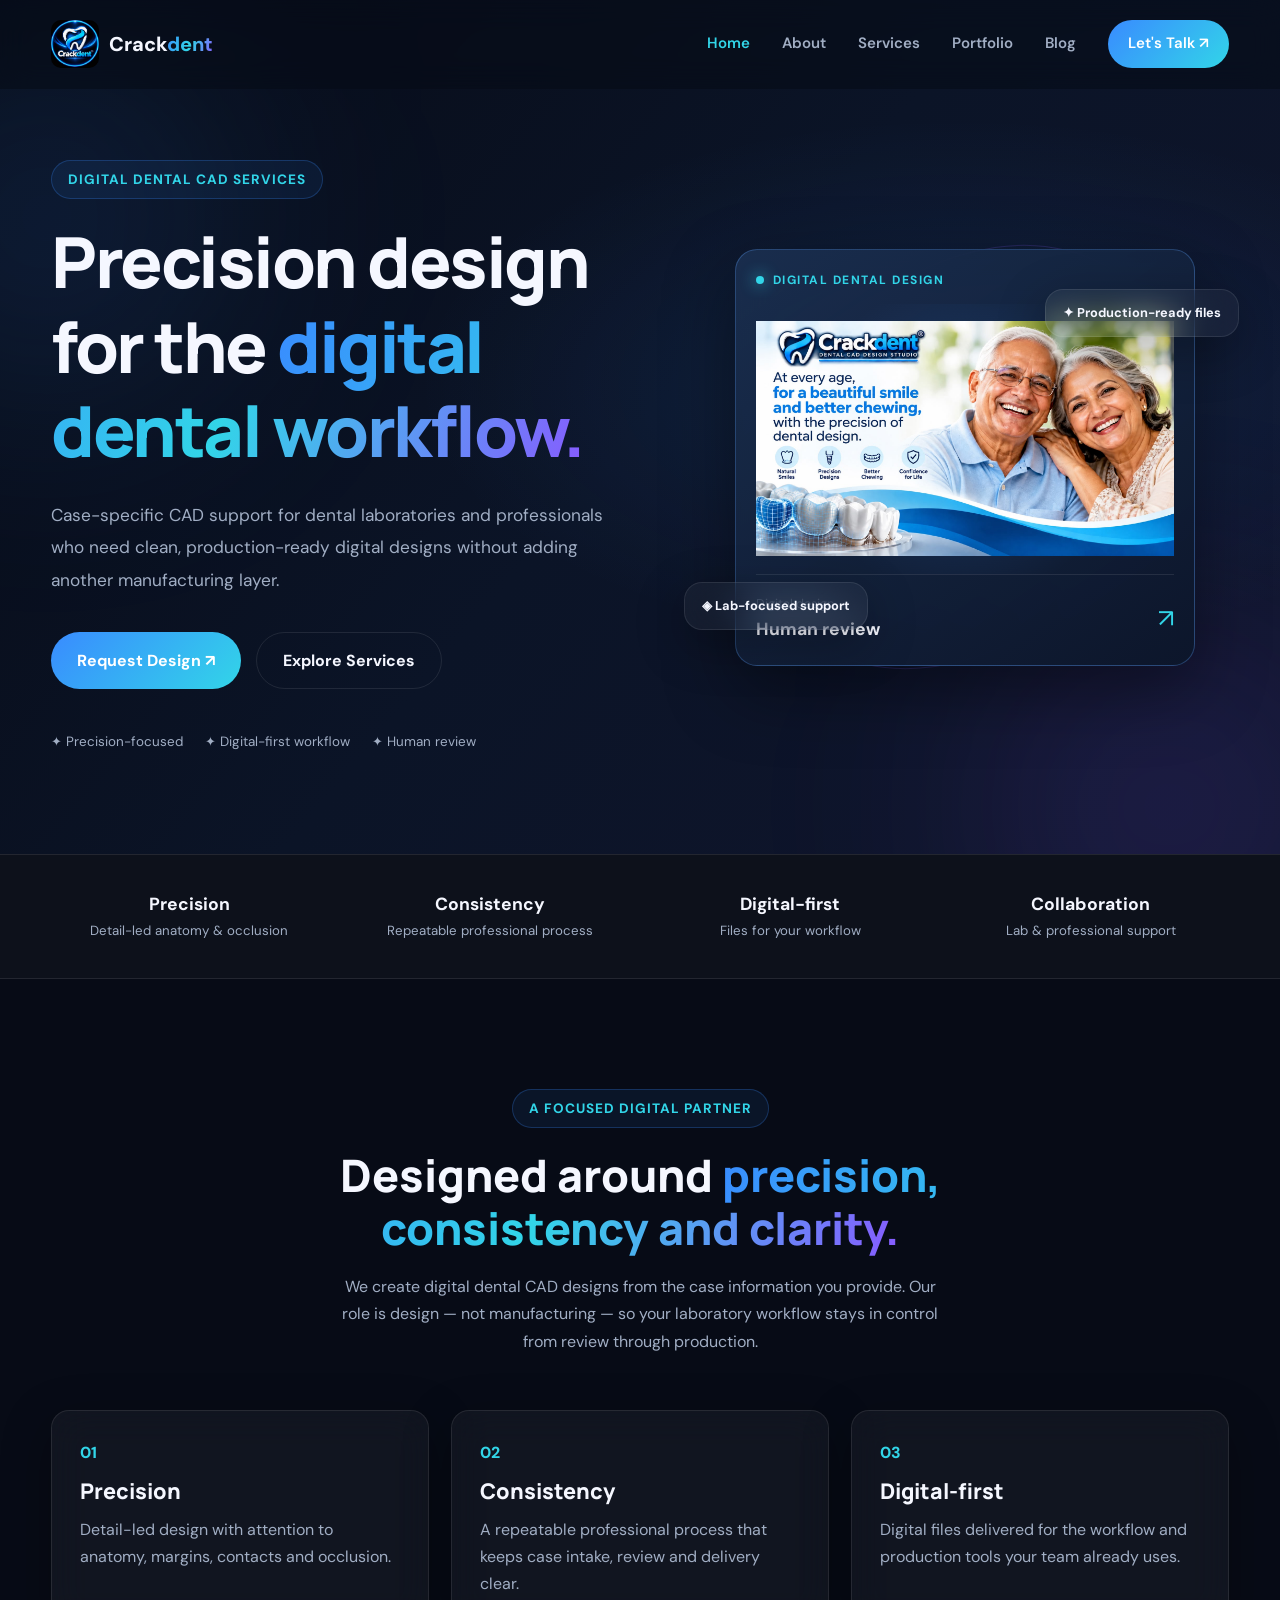
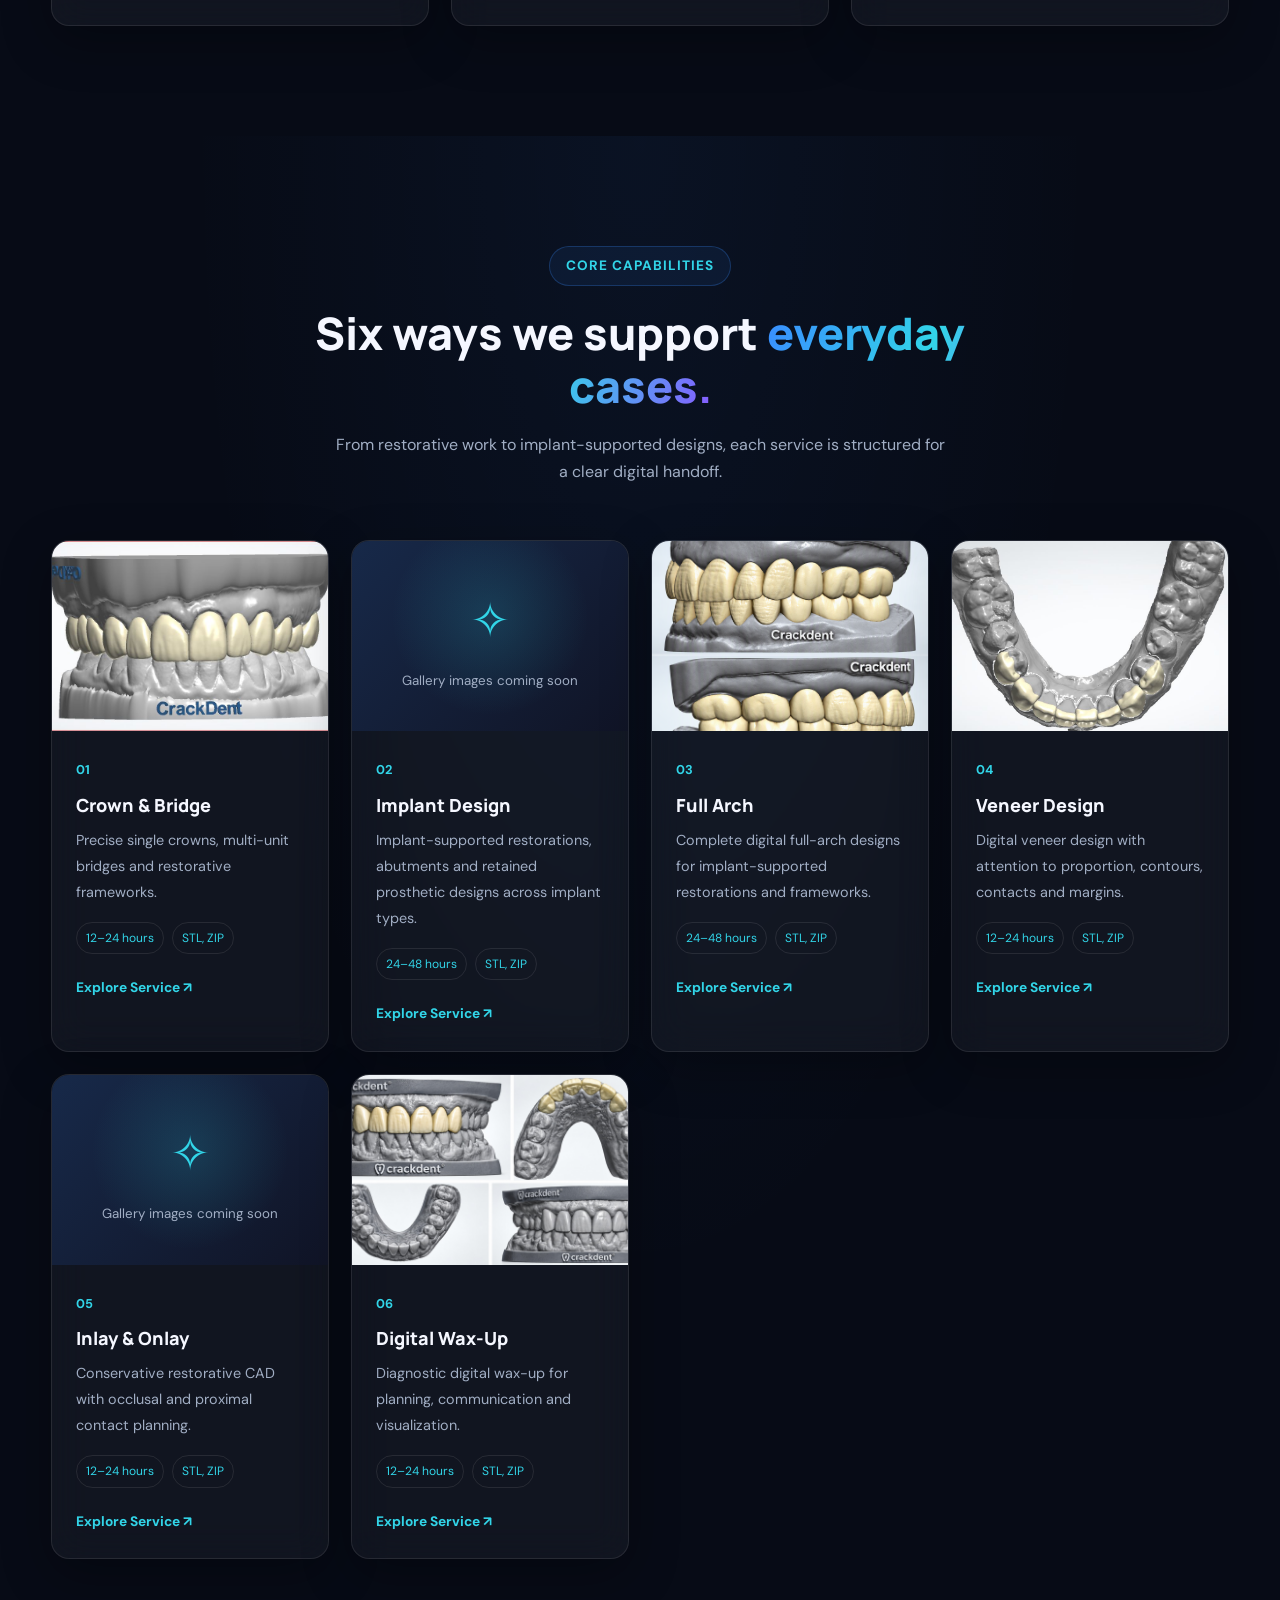
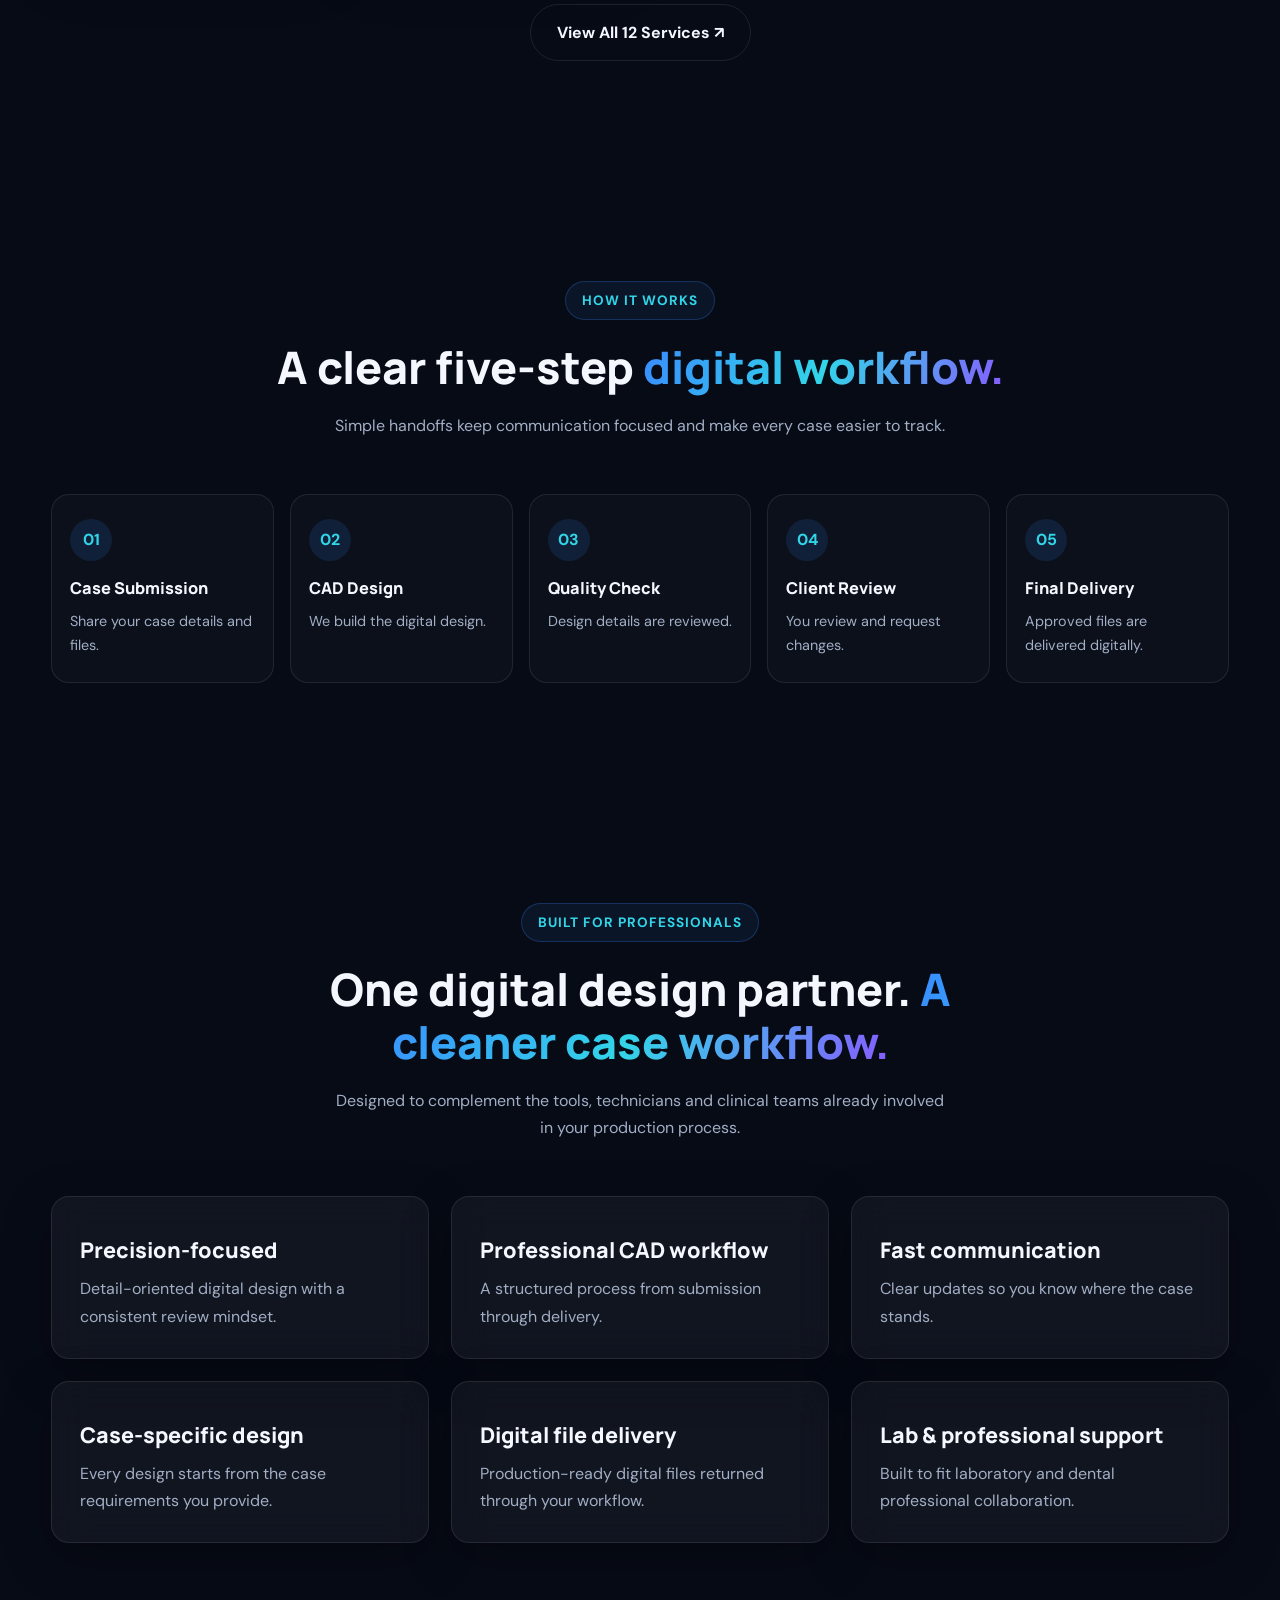
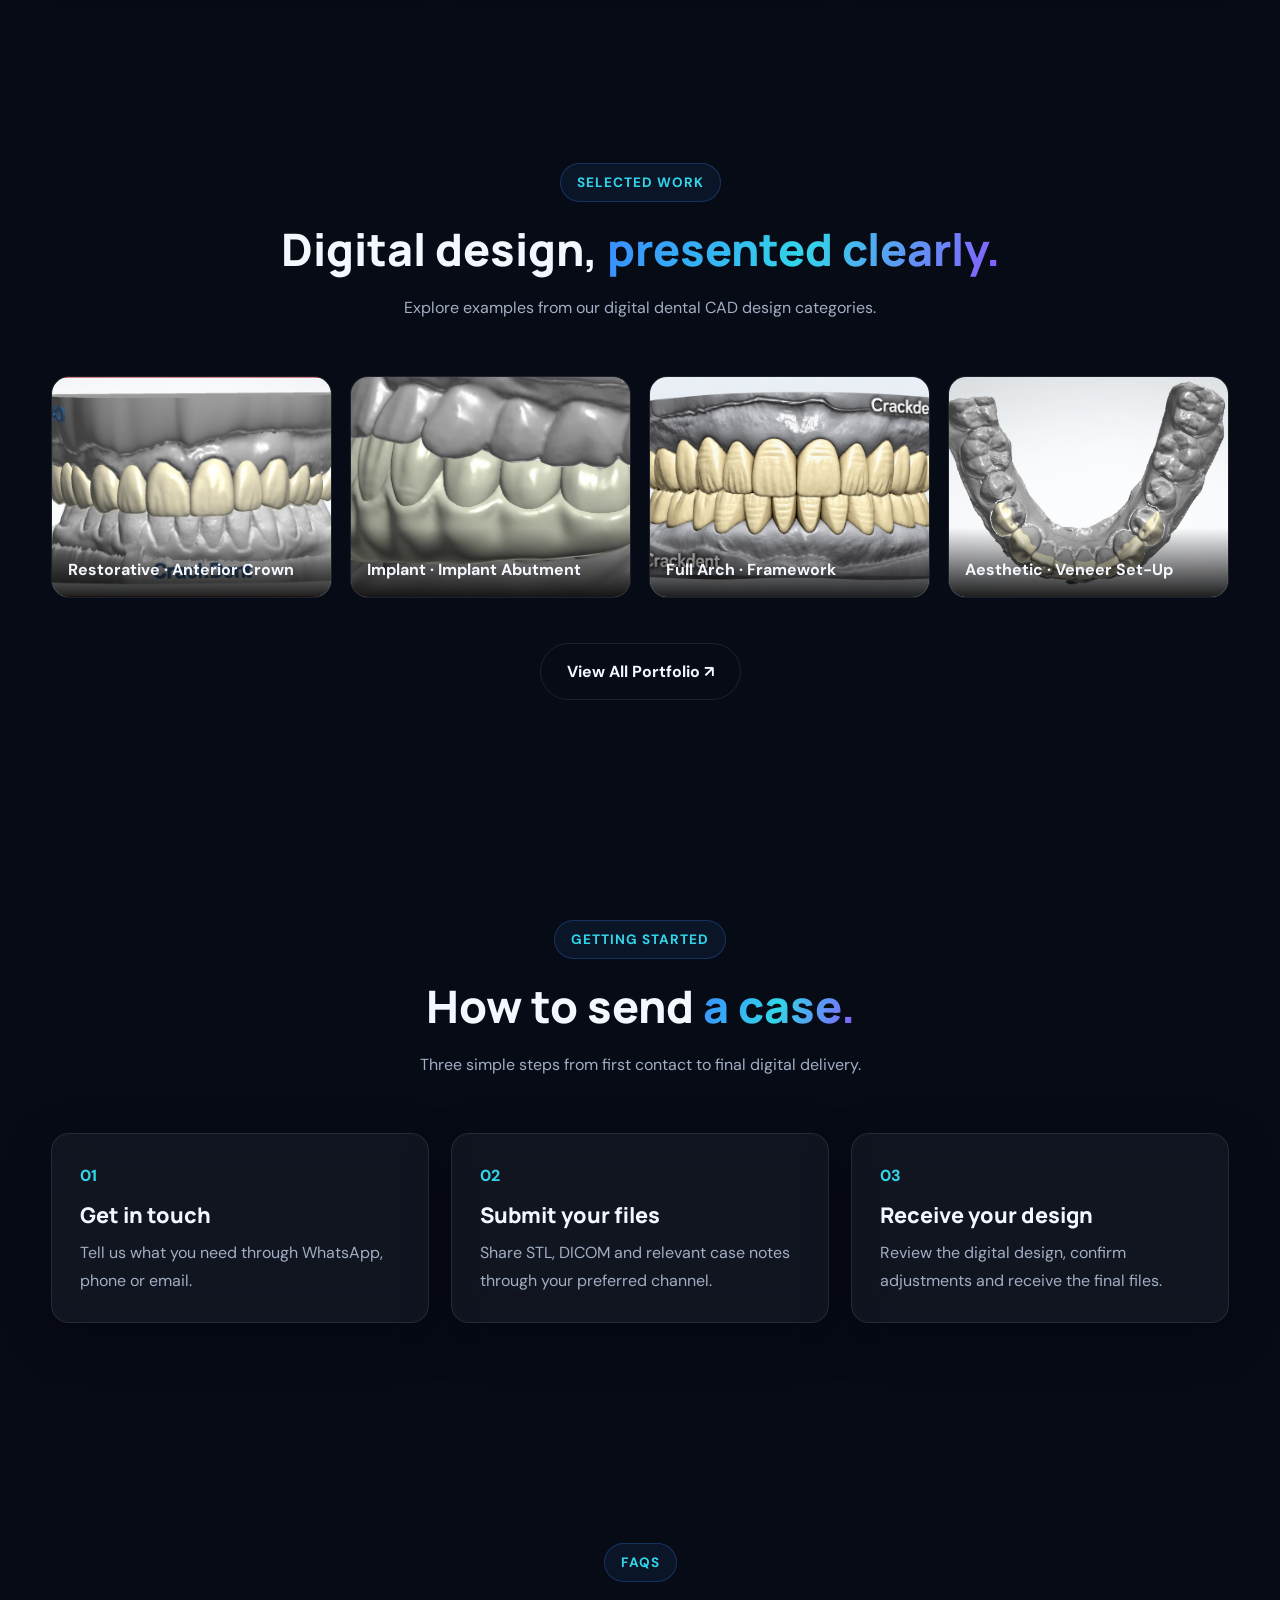
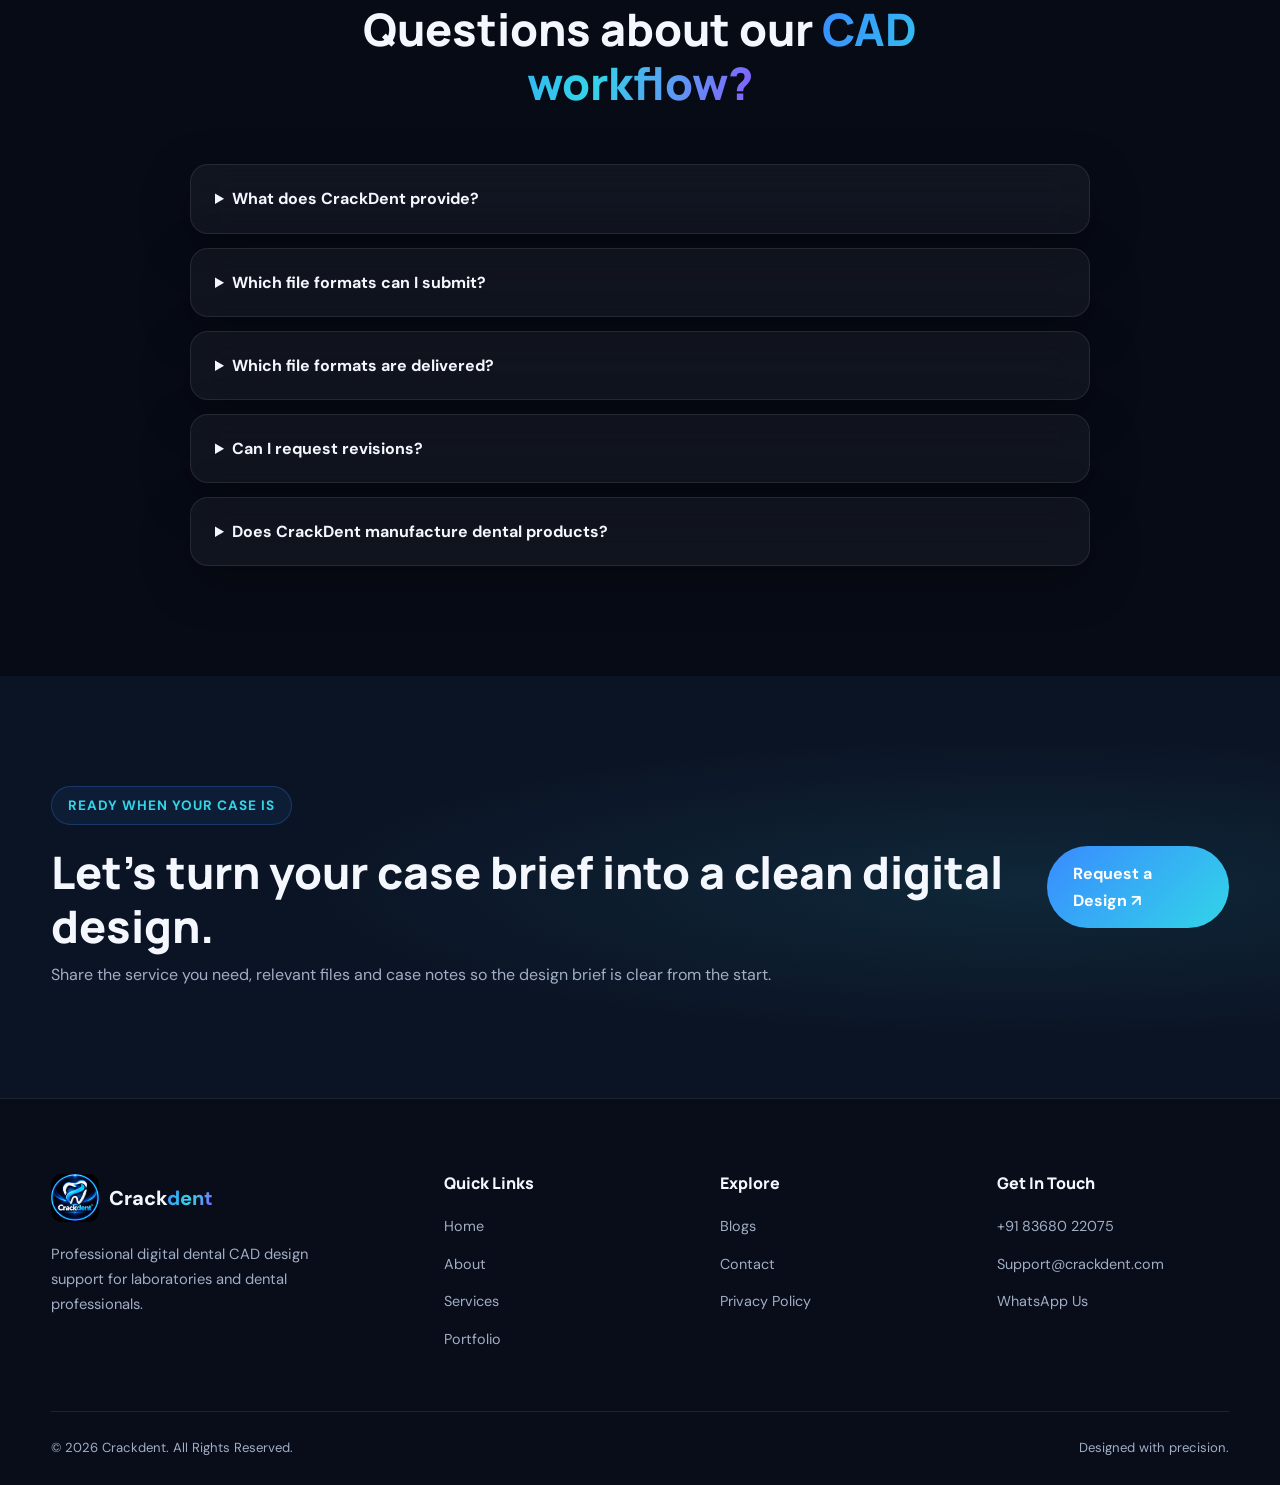
<file: index.html>
<!DOCTYPE html>
<html lang="en">

<head>
    <meta charset="UTF-8">
    <meta name="viewport" content="width=device-width, initial-scale=1.0">
    <meta name="robots" content="index, follow">
    <meta name="theme-color" content="#070B16">
    <link rel="icon" href="/favicon.png">
    <link rel="stylesheet" href="css/style.css">
    <link rel="stylesheet" href="css/responsive.css">
    <link rel="stylesheet" href="css/animations.css">
    <title>CrackDent | Precision Digital Dental CAD Design</title>
    <meta name="description"
        content="Case-specific digital dental CAD support for dental laboratories and professionals. Precision, consistency and a clear digital workflow.">
</head>

<body>
    <div id="header-placeholder"></div>
    <main>
        <section class="hero-section">
            <div class="hero-glow hero-glow-one"></div>
            <div class="hero-glow hero-glow-two"></div>
            <div class="container hero-container">
                <div class="hero-content"><span class="section-label">Digital Dental CAD Services</span>
                    <h1>Precision design for the <span class="gradient-text">digital dental workflow.</span></h1>
                    <p class="hero-description">Case-specific CAD support for dental laboratories and professionals who
                        need clean, production-ready digital designs without adding another manufacturing layer.</p>
                    <div class="hero-buttons"><a href="/contact.html" class="btn">Request Design ↗</a><a
                            href="/services.html" class="btn btn-outline">Explore Services</a></div>
                    <div class="hero-highlights">
                        <div>✦ Precision-focused</div>
                        <div>✦ Digital-first workflow</div>
                        <div>✦ Human review</div>
                    </div>
                </div>
                <div class="hero-visual">
                    <div class="visual-orbit orbit-one"></div>
                    <div class="visual-orbit orbit-two"></div>
                    <div class="visual-card glass-card float-animation">
                        <div class="visual-top"><span class="visual-dot"></span> DIGITAL DENTAL DESIGN</div>
                        <div class="tooth-visual hero-image-wrap"><img src="/assets/images/hero-cad-3d.jpeg"
                                alt="Digital dental CAD design workstation" fetchpriority="high"></div>
                        <div class="visual-bottom">
                            <div><span>Digital design</span><strong>Human review</strong></div><span
                                class="visual-arrow">↗</span>
                        </div>
                    </div>
                    <div class="floating-tag tag-one glass-card">✦ Production-ready files</div>
                    <div class="floating-tag tag-two glass-card">◈ Lab-focused support</div>
                </div>
            </div>
        </section>
        <section class="trust-strip">
            <div class="container trust-container">
                <div><strong>Precision</strong><span>Detail-led anatomy & occlusion</span></div>
                <div><strong>Consistency</strong><span>Repeatable professional process</span></div>
                <div><strong>Digital-first</strong><span>Files for your workflow</span></div>
                <div><strong>Collaboration</strong><span>Lab & professional support</span></div>
            </div>
        </section>
        <section class="section">
            <div class="container">
                <div class="section-heading"><span class="section-label">A Focused Digital Partner</span>
                    <h2>Designed around <span class="gradient-text">precision, consistency and clarity.</span></h2>
                    <p>We create digital dental CAD designs from the case information you provide. Our role is design —
                        not manufacturing — so your laboratory workflow stays in control from review through production.
                    </p>
                </div>
                <div class="feature-grid">
                    <article class="glass-card feature-card"><span>01</span>
                        <h3>Precision</h3>
                        <p>Detail-led design with attention to anatomy, margins, contacts and occlusion.</p>
                    </article>
                    <article class="glass-card feature-card"><span>02</span>
                        <h3>Consistency</h3>
                        <p>A repeatable professional process that keeps case intake, review and delivery clear.</p>
                    </article>
                    <article class="glass-card feature-card"><span>03</span>
                        <h3>Digital-first</h3>
                        <p>Digital files delivered for the workflow and production tools your team already uses.</p>
                    </article>
                </div>
            </div>
        </section>
        <section class="section services-section">
            <div class="container">
                <div class="section-heading"><span class="section-label">Core Capabilities</span>
                    <h2>Six ways we support <span class="gradient-text">everyday cases.</span></h2>
                    <p>From restorative work to implant-supported designs, each service is structured for a clear
                        digital handoff.</p>
                </div>
                <div class="services-grid" id="homeServicesGrid"></div>
                <div class="services-action"><a href="/services.html" class="btn btn-outline">View All 12 Services ↗</a>
                </div>
            </div>
        </section>
        <section class="section workflow-section">
            <div class="container">
                <div class="section-heading"><span class="section-label">How It Works</span>
                    <h2>A clear five-step <span class="gradient-text">digital workflow.</span></h2>
                    <p>Simple handoffs keep communication focused and make every case easier to track.</p>
                </div>
                <div class="workflow-grid">
                    <article><b>01</b>
                        <h3>Case Submission</h3>
                        <p>Share your case details and files.</p>
                    </article>
                    <article><b>02</b>
                        <h3>CAD Design</h3>
                        <p>We build the digital design.</p>
                    </article>
                    <article><b>03</b>
                        <h3>Quality Check</h3>
                        <p>Design details are reviewed.</p>
                    </article>
                    <article><b>04</b>
                        <h3>Client Review</h3>
                        <p>You review and request changes.</p>
                    </article>
                    <article><b>05</b>
                        <h3>Final Delivery</h3>
                        <p>Approved files are delivered digitally.</p>
                    </article>
                </div>
            </div>
        </section>
        <section class="section why-section">
            <div class="container">
                <div class="section-heading"><span class="section-label">Built for Professionals</span>
                    <h2>One digital design partner. <span class="gradient-text">A cleaner case workflow.</span></h2>
                    <p>Designed to complement the tools, technicians and clinical teams already involved in your
                        production process.</p>
                </div>
                <div class="feature-grid">
                    <article class="glass-card feature-card">
                        <h3>Precision-focused</h3>
                        <p>Detail-oriented digital design with a consistent review mindset.</p>
                    </article>
                    <article class="glass-card feature-card">
                        <h3>Professional CAD workflow</h3>
                        <p>A structured process from submission through delivery.</p>
                    </article>
                    <article class="glass-card feature-card">
                        <h3>Fast communication</h3>
                        <p>Clear updates so you know where the case stands.</p>
                    </article>
                    <article class="glass-card feature-card">
                        <h3>Case-specific design</h3>
                        <p>Every design starts from the case requirements you provide.</p>
                    </article>
                    <article class="glass-card feature-card">
                        <h3>Digital file delivery</h3>
                        <p>Production-ready digital files returned through your workflow.</p>
                    </article>
                    <article class="glass-card feature-card">
                        <h3>Lab & professional support</h3>
                        <p>Built to fit laboratory and dental professional collaboration.</p>
                    </article>
                </div>
            </div>
        </section>
        <section class="section portfolio-preview">
            <div class="container">
                <div class="section-heading"><span class="section-label">Selected Work</span>
                    <h2>Digital design, <span class="gradient-text">presented clearly.</span></h2>
                    <p>Explore examples from our digital dental CAD design categories.</p>
                </div>
                <div class="preview-grid"><a href="/portfolio.html"><img src="/assets/images/crown-bridge/Desigan A.JPG"
                            alt="Anterior crown CAD design"><span>Restorative · Anterior Crown</span></a><a
                        href="/portfolio.html"><img src="/assets/images/all-on-x-hybrid/Capture Design B.JPG"
                            alt="Implant abutment CAD design"><span>Implant · Implant Abutment</span></a><a
                        href="/portfolio.html"><img src="/assets/images/full-arch/Designer.png"
                            alt="Full arch CAD design"><span>Full Arch · Framework</span></a><a
                        href="/portfolio.html"><img src="/assets/images/veneer/Design A.JPG"
                            alt="Veneer CAD design"><span>Aesthetic · Veneer Set-Up</span></a></div>
                <div class="services-action"><a class="btn btn-outline" href="/portfolio.html">View All Portfolio ↗</a>
                </div>
            </div>
        </section>
        <section class="section getting-started">
            <div class="container">
                <div class="section-heading"><span class="section-label">Getting Started</span>
                    <h2>How to send <span class="gradient-text">a case.</span></h2>
                    <p>Three simple steps from first contact to final digital delivery.</p>
                </div>
                <div class="feature-grid">
                    <article class="glass-card feature-card"><span>01</span>
                        <h3>Get in touch</h3>
                        <p>Tell us what you need through WhatsApp, phone or email.</p>
                    </article>
                    <article class="glass-card feature-card"><span>02</span>
                        <h3>Submit your files</h3>
                        <p>Share STL, DICOM and relevant case notes through your preferred channel.</p>
                    </article>
                    <article class="glass-card feature-card"><span>03</span>
                        <h3>Receive your design</h3>
                        <p>Review the digital design, confirm adjustments and receive the final files.</p>
                    </article>
                </div>
            </div>
        </section>
        <section class="section faq-section">
            <div class="container">
                <div class="section-heading"><span class="section-label">FAQs</span>
                    <h2>Questions about our <span class="gradient-text">CAD workflow?</span></h2>
                </div>
                <div class="faq-list">
                    <details class="glass-card">
                        <summary>What does CrackDent provide?</summary>
                        <p>CrackDent provides digital dental CAD design support for dental laboratories and dental
                            professionals. We focus on design and digital file delivery, not manufacturing or clinical
                            treatment.</p>
                    </details>
                    <details class="glass-card">
                        <summary>Which file formats can I submit?</summary>
                        <p>Share the relevant case files and prescription. STL, DICOM and supporting case notes or
                            reference images may be used depending on the case requirements.</p>
                    </details>
                    <details class="glass-card">
                        <summary>Which file formats are delivered?</summary>
                        <p>Common delivery formats include STL and ZIP packages, based on the case requirements.</p>
                    </details>
                    <details class="glass-card">
                        <summary>Can I request revisions?</summary>
                        <p>Yes. The workflow includes client review so you can provide specific adjustment notes before
                            final delivery.</p>
                    </details>
                    <details class="glass-card">
                        <summary>Does CrackDent manufacture dental products?</summary>
                        <p>No. CrackDent provides digital CAD design only. Manufacturing, clinical treatment and
                            production remain with your dental workflow.</p>
                    </details>
                </div>
            </div>
        </section>
        <section class="section contact-band">
            <div class="container contact-band-inner">
                <div><span class="section-label">Ready When Your Case Is</span>
                    <h2>Let’s turn your case brief into a clean digital design.</h2>
                    <p>Share the service you need, relevant files and case notes so the design brief is clear from the
                        start.</p>
                </div><a class="btn" href="/contact.html">Request a Design ↗</a>
            </div>
        </section>
    </main>
    <div id="footer-placeholder"></div>
    <script src="/js/services-data.js"></script>
    <script src="/js/gallery.js"></script>
    <script src="/js/components.js"></script>
    <script src="/js/main.js"></script>
    <script src="/js/animations.js"></script>
</body>

</html>
</file>
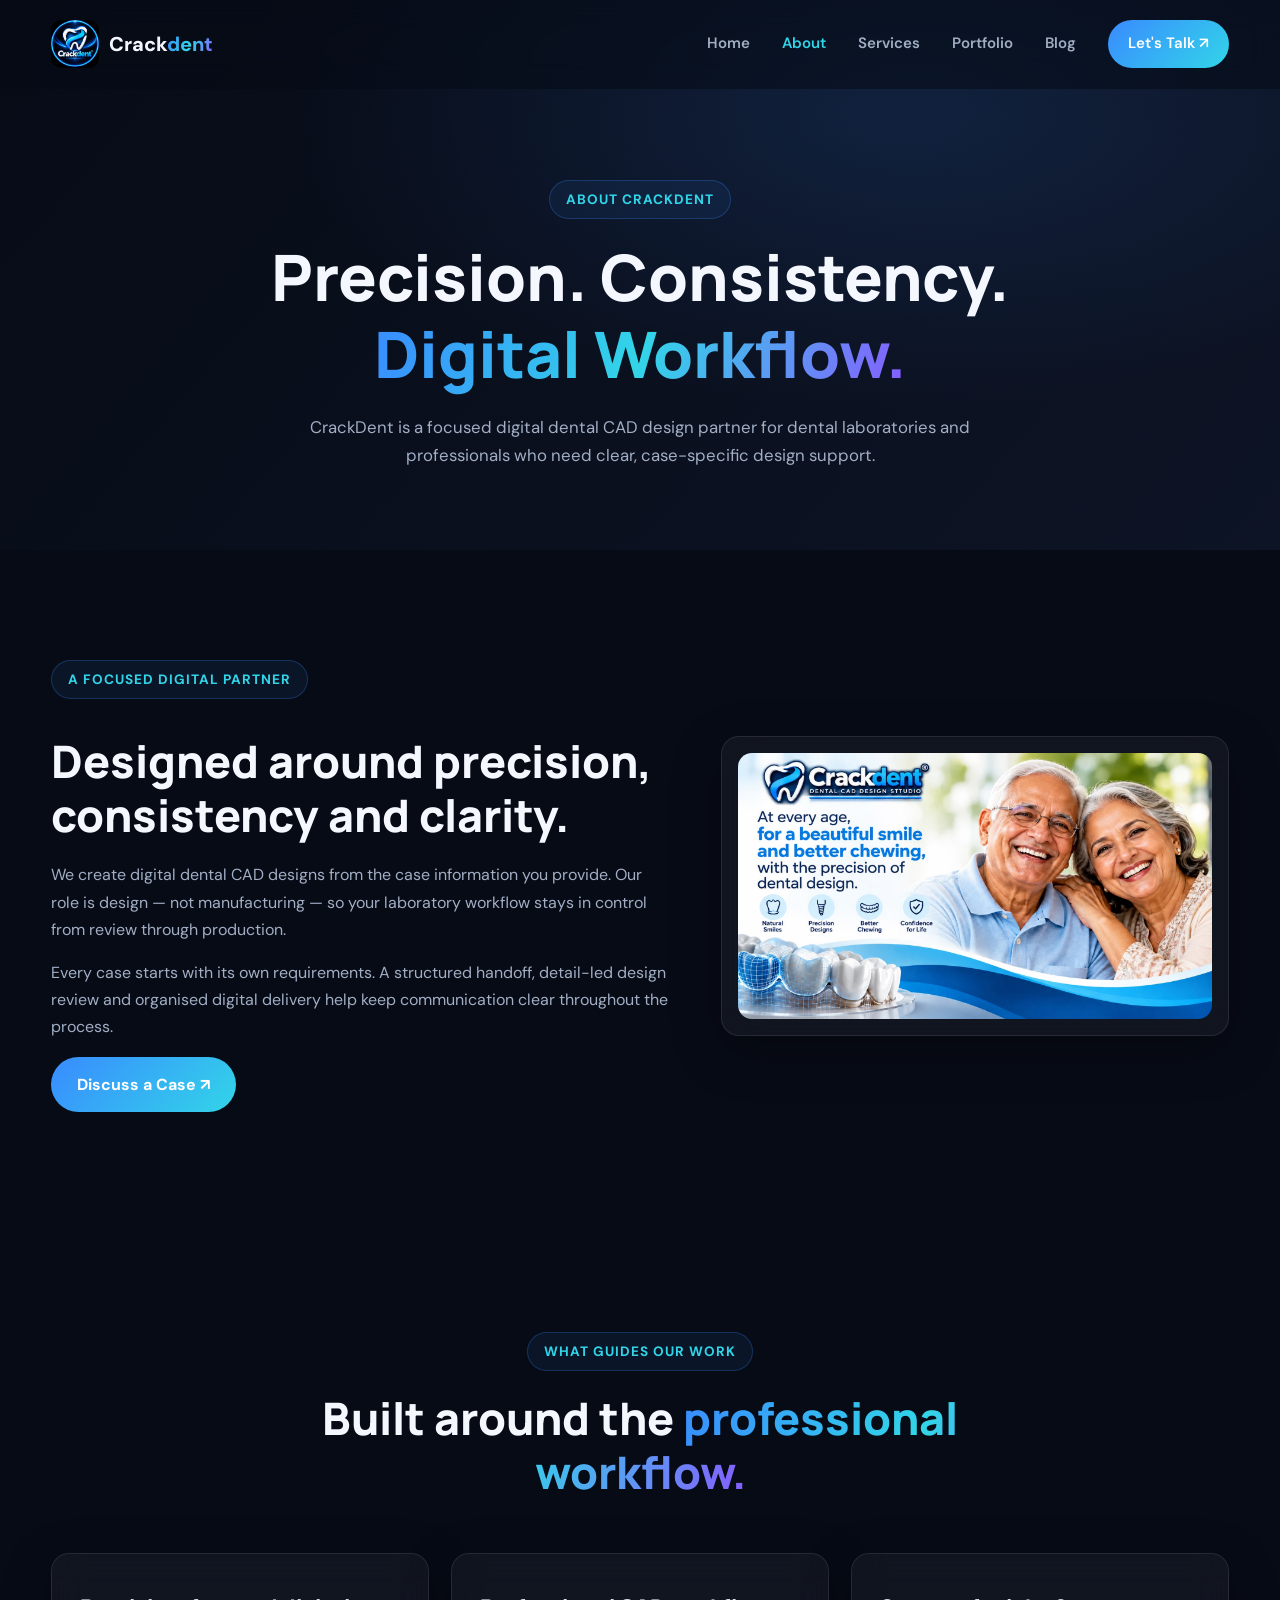
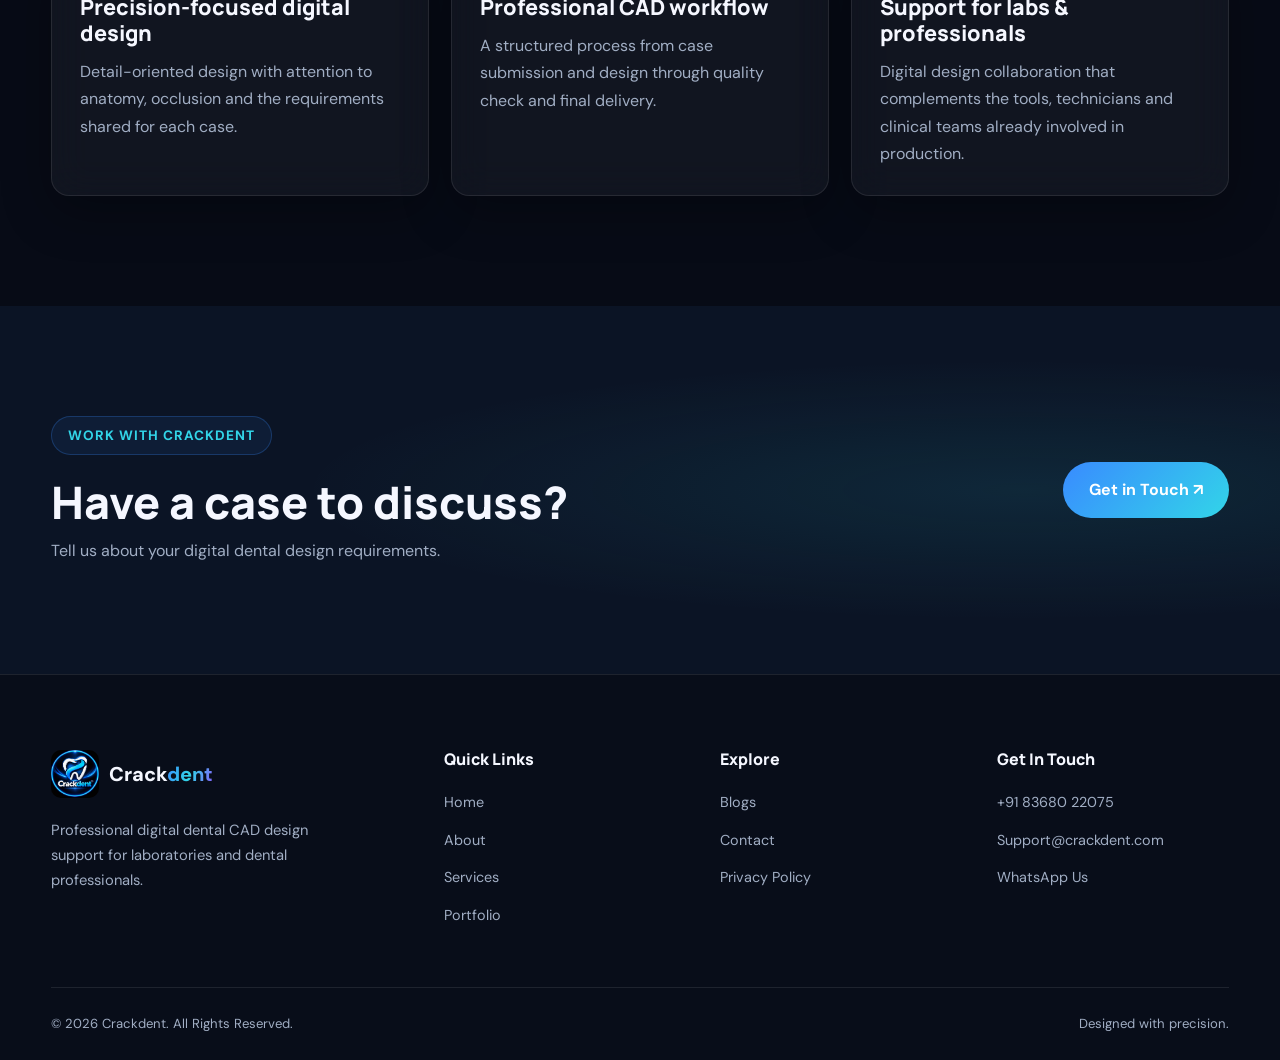
<file: about.html>
<!DOCTYPE html><html lang="en"><head><meta charset="UTF-8"><meta name="viewport" content="width=device-width, initial-scale=1.0"><meta name="robots" content="index, follow"><meta name="theme-color" content="#070B16"><link rel="icon" href="/favicon.png"><link rel="stylesheet" href="/css/style.css"><link rel="stylesheet" href="/css/responsive.css"><link rel="stylesheet" href="/css/animations.css"><title>About CrackDent | Digital Dental CAD Design</title><meta name="description" content="Learn about CrackDent digital dental CAD design support for dental laboratories and professionals."></head><body><div id="header-placeholder"></div><main><section class="page-hero"><div class="container"><span class="section-label">About CrackDent</span><h1>Precision. Consistency. <span class="gradient-text">Digital Workflow.</span></h1><p>CrackDent is a focused digital dental CAD design partner for dental laboratories and professionals who need clear, case-specific design support.</p></div></section><section class="section"><div class="container about-layout"><div><span class="section-label">A Focused Digital Partner</span><h2>Designed around precision, consistency and clarity.</h2><p>We create digital dental CAD designs from the case information you provide. Our role is design — not manufacturing — so your laboratory workflow stays in control from review through production.</p><p>Every case starts with its own requirements. A structured handoff, detail-led design review and organised digital delivery help keep communication clear throughout the process.</p><a class="btn" href="/contact.html">Discuss a Case ↗</a></div><div class="about-visual glass-card"><img src="/assets/images/hero-cad-3d.jpeg" alt="Digital dental CAD design process"></div></div></section><section class="section"><div class="container"><div class="section-heading"><span class="section-label">What Guides Our Work</span><h2>Built around the <span class="gradient-text">professional workflow.</span></h2></div><div class="feature-grid"><article class="glass-card feature-card"><h3>Precision-focused digital design</h3><p>Detail-oriented design with attention to anatomy, occlusion and the requirements shared for each case.</p></article><article class="glass-card feature-card"><h3>Professional CAD workflow</h3><p>A structured process from case submission and design through quality check and final delivery.</p></article><article class="glass-card feature-card"><h3>Support for labs & professionals</h3><p>Digital design collaboration that complements the tools, technicians and clinical teams already involved in production.</p></article></div></div></section><section class="section contact-band"><div class="container contact-band-inner"><div><span class="section-label">Work With CrackDent</span><h2>Have a case to discuss?</h2><p>Tell us about your digital dental design requirements.</p></div><a class="btn" href="/contact.html">Get in Touch ↗</a></div></section></main><div id="footer-placeholder"></div><script src="/js/components.js"></script><script src="/js/main.js"></script><script src="/js/animations.js"></script></body></html>
</file>
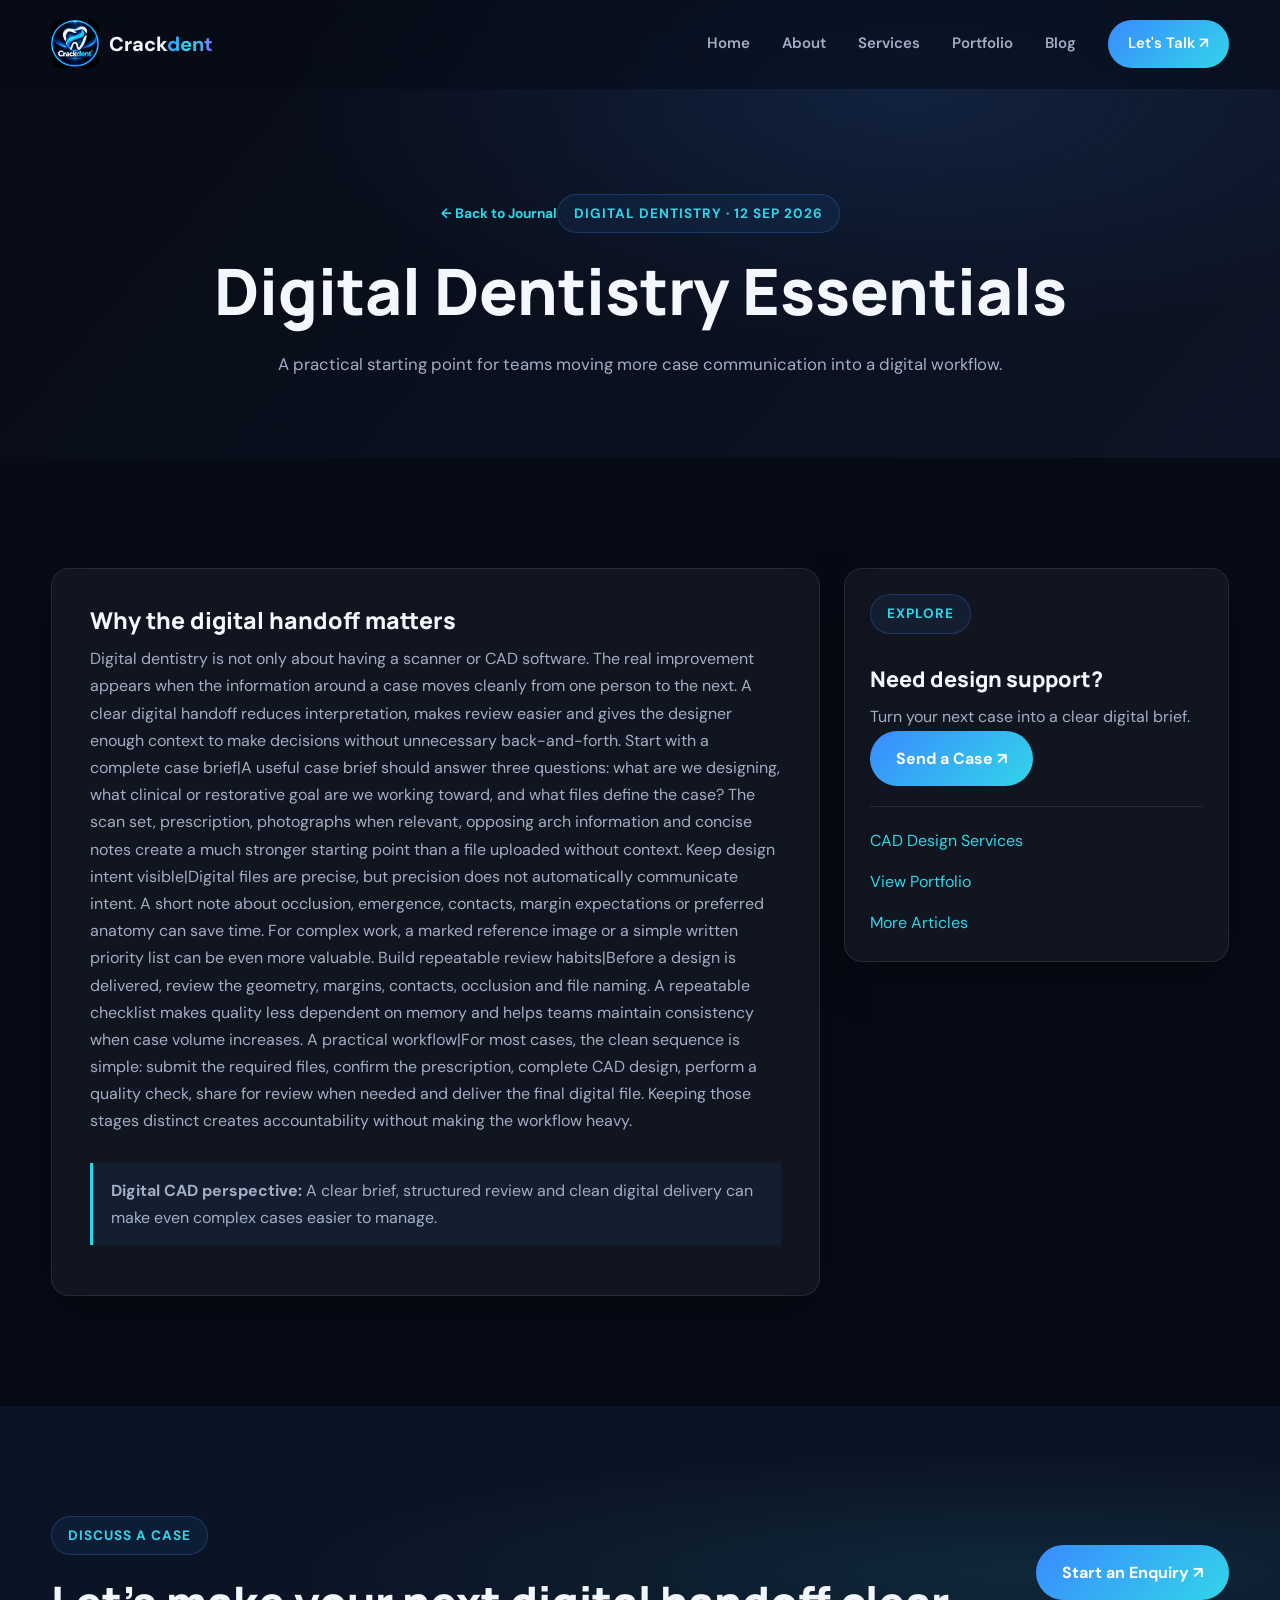
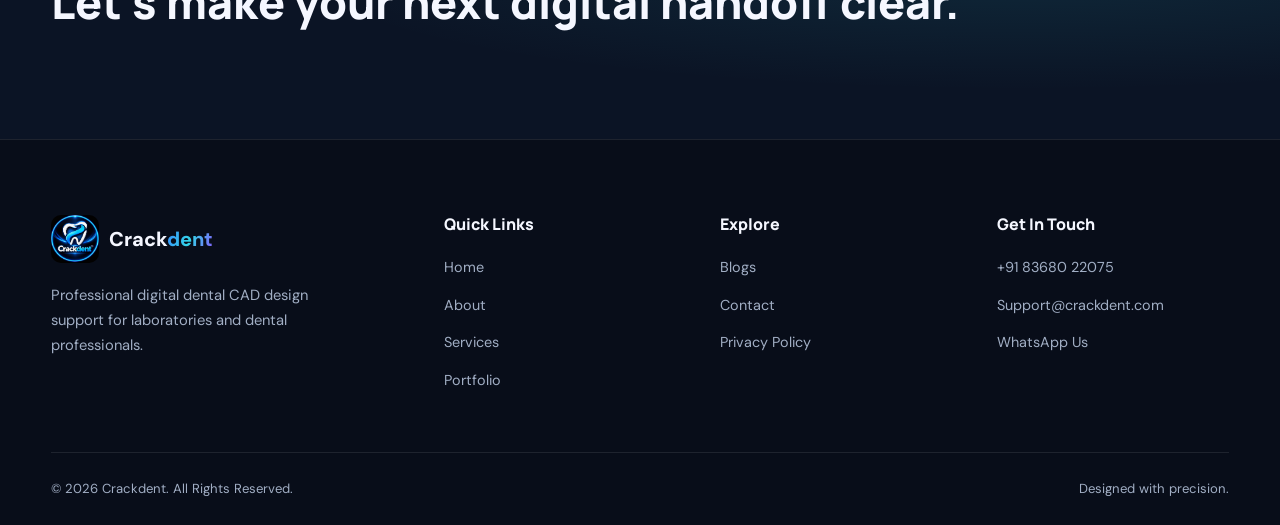
<file: blog-details.html>
<!DOCTYPE html><html lang="en"><head><meta charset="UTF-8"><meta name="viewport" content="width=device-width, initial-scale=1.0"><meta name="robots" content="index, follow"><meta name="theme-color" content="#070B16"><link rel="icon" href="/favicon.png"><link rel="stylesheet" href="/css/style.css"><link rel="stylesheet" href="/css/responsive.css"><link rel="stylesheet" href="/css/animations.css"><title>Blog Article | CrackDent</title><meta name="description" content="Insights and practical notes for digital dental CAD workflows."></head><body><div id="header-placeholder"></div><main><section class="page-hero"><div class="container"><a class="service-link" href="/blog.html">← Back to Journal</a><div id="articleMeta" class="section-label">Digital Dentistry</div><h1 id="articleTitle">Digital Dentistry Insights</h1><p id="articleSummary"></p></div></section><section class="section"><div class="container article-layout"><article class="article-content glass-card" id="articleContent"></article><aside class="article-aside glass-card"><span class="section-label">Explore</span><h3>Need design support?</h3><p>Turn your next case into a clear digital brief.</p><a class="btn" href="/contact.html">Send a Case ↗</a><hr><a href="/services.html">CAD Design Services</a><a href="/portfolio.html">View Portfolio</a><a href="/blog.html">More Articles</a></aside></div></section><section class="section contact-band"><div class="container contact-band-inner"><div><span class="section-label">Discuss a Case</span><h2>Let’s make your next digital handoff clear.</h2></div><a class="btn" href="/contact.html">Start an Enquiry ↗</a></div></section></main><div id="footer-placeholder"></div><script src="/js/blog-data.js"></script><script>document.addEventListener('DOMContentLoaded',()=>{const p=(window.CRACKDENT_BLOG||[]).find(x=>x.slug===new URLSearchParams(location.search).get('post'))||window.CRACKDENT_BLOG[0];if(!p)return;document.title=p.title+' | CrackDent';document.getElementById('articleMeta').textContent=p.category+' · '+p.date;document.getElementById('articleTitle').textContent=p.title;document.getElementById('articleSummary').textContent=p.summary;document.getElementById('articleContent').innerHTML=p.sections.map(s=>`<h2>${s.heading}</h2><p>${s.text}</p>`).join('')+'<p class="article-note"><strong>Digital CAD perspective:</strong> A clear brief, structured review and clean digital delivery can make even complex cases easier to manage.</p>';});</script><script src="/js/components.js"></script><script src="/js/main.js"></script><script src="/js/animations.js"></script></body></html>
</file>
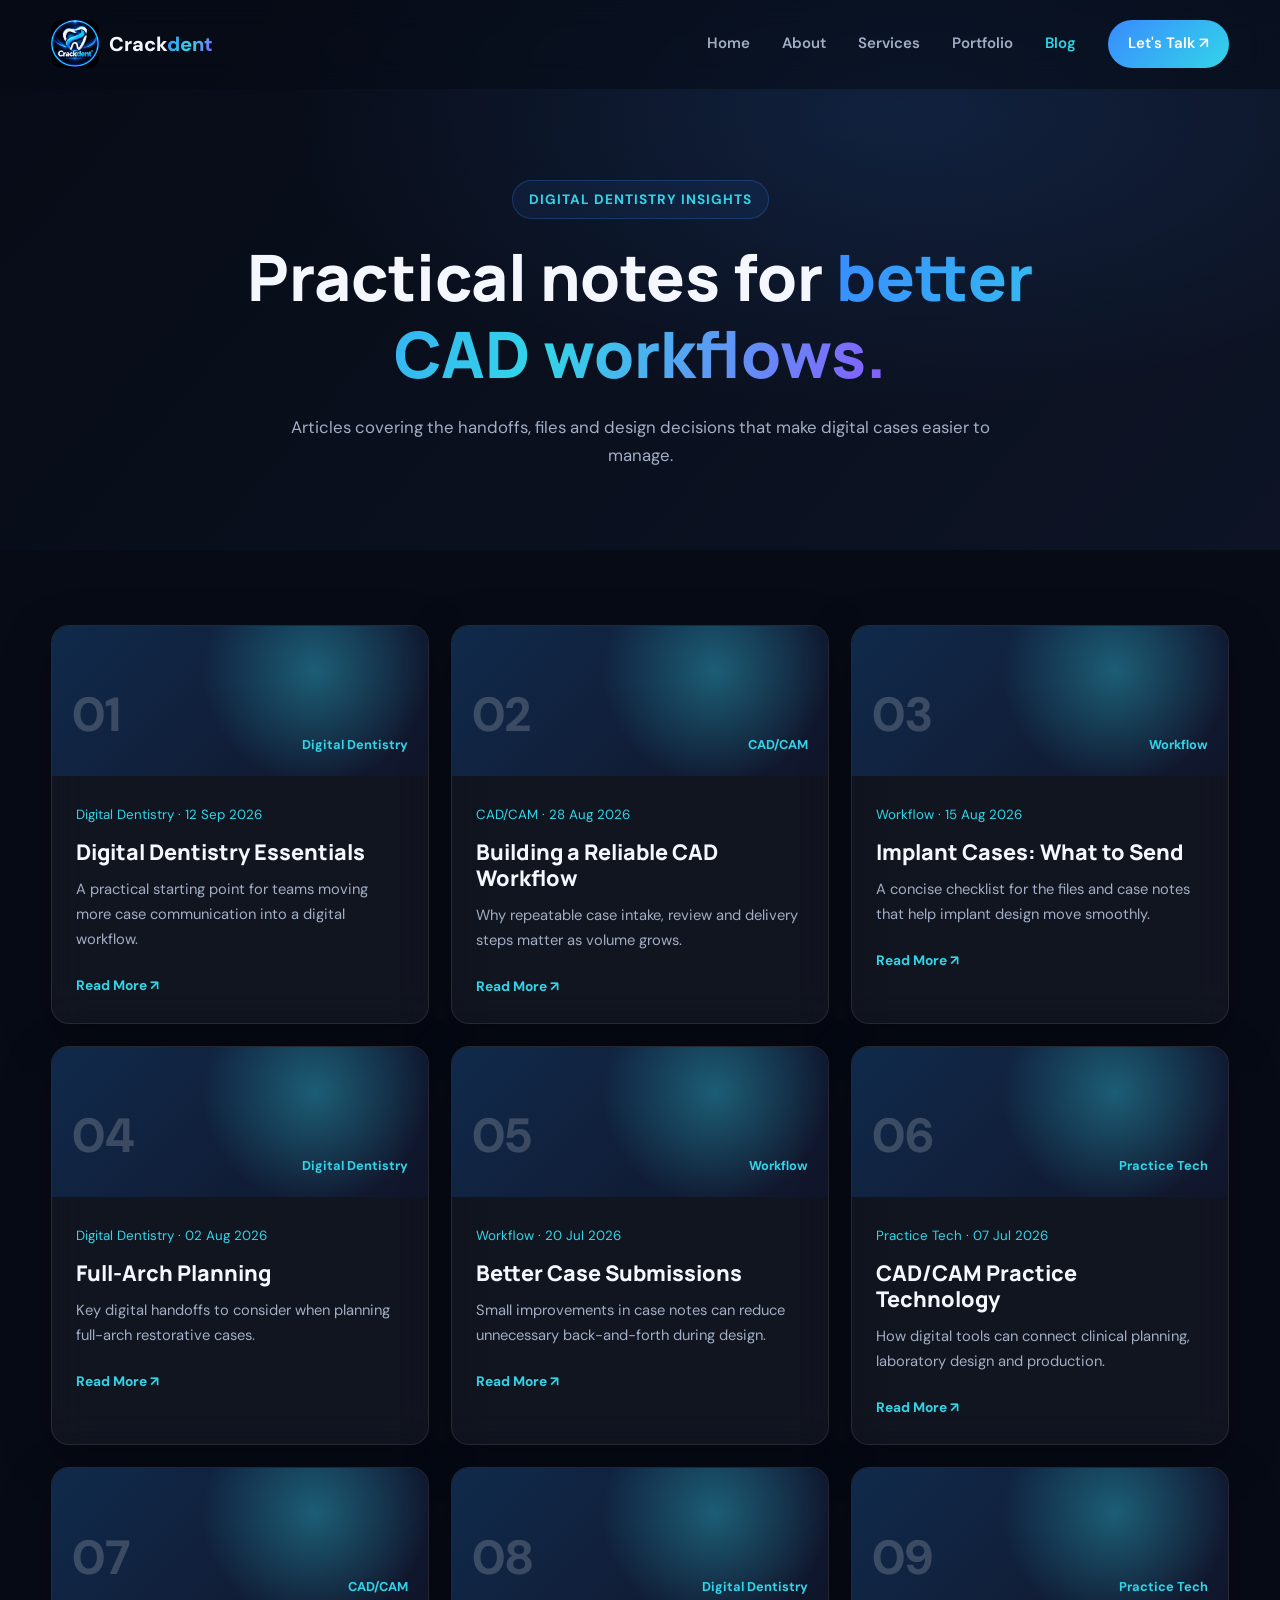
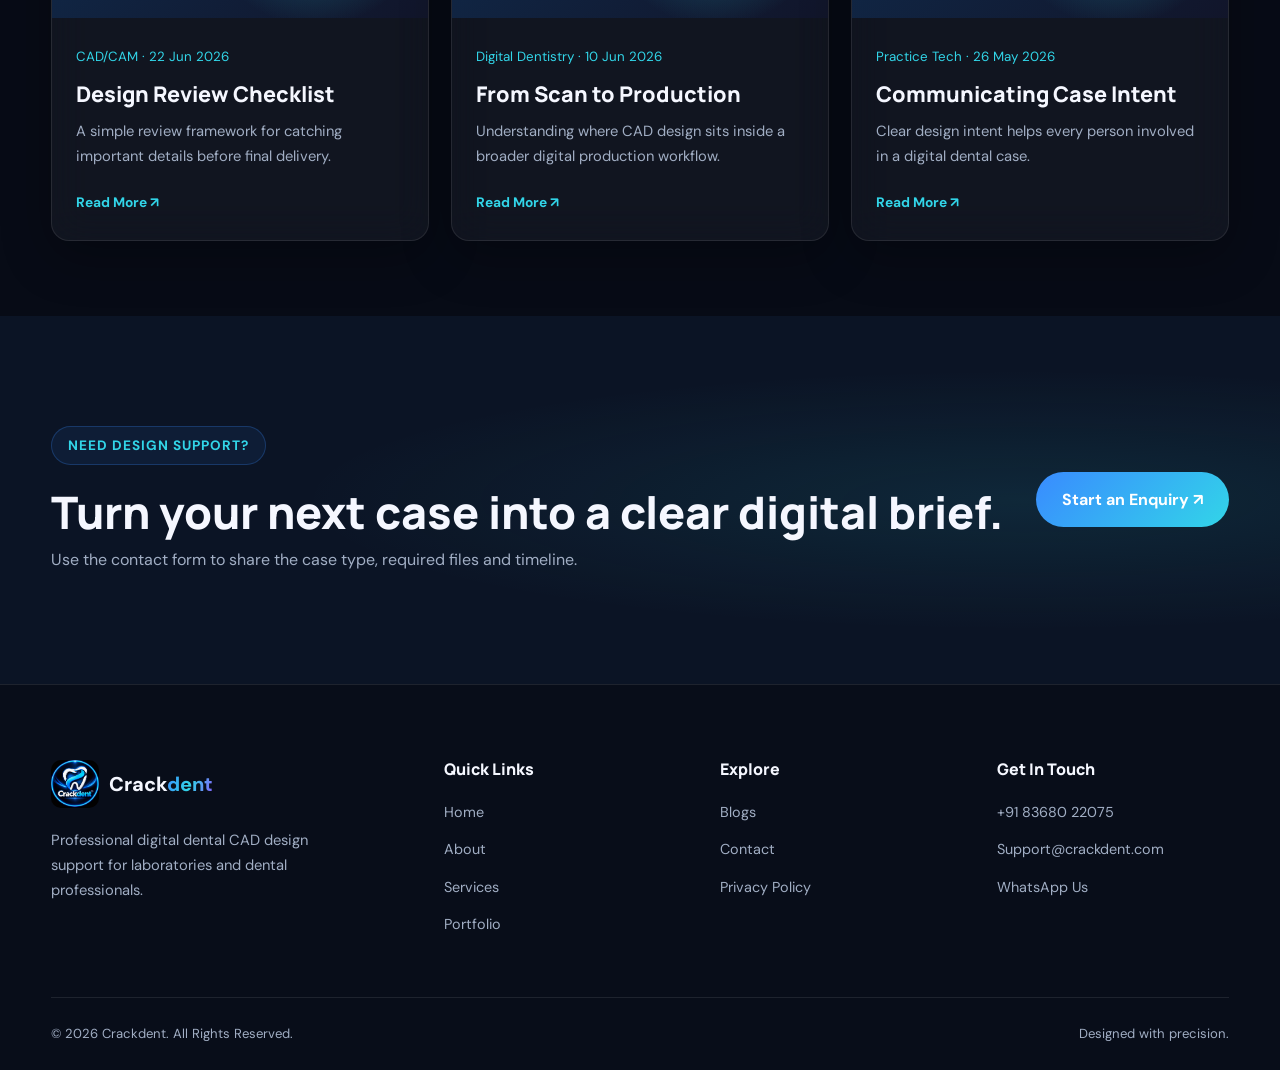
<file: blog.html>
<!DOCTYPE html><html lang="en"><head><meta charset="UTF-8"><meta name="viewport" content="width=device-width, initial-scale=1.0"><meta name="robots" content="index, follow"><meta name="theme-color" content="#070B16"><link rel="icon" href="/favicon.png"><link rel="stylesheet" href="/css/style.css"><link rel="stylesheet" href="/css/responsive.css"><link rel="stylesheet" href="/css/animations.css"><title>Digital Dentistry Blog | CrackDent</title><meta name="description" content="Practical articles on digital dentistry, dental CAD workflows, case submission and design review."></head><body><div id="header-placeholder"></div><main><section class="page-hero"><div class="container"><span class="section-label">Digital Dentistry Insights</span><h1>Practical notes for <span class="gradient-text">better CAD workflows.</span></h1><p>Articles covering the handoffs, files and design decisions that make digital cases easier to manage.</p></div></section><section class="section page-content"><div class="container"><div class="blog-grid" id="blogGrid"></div></div></section><section class="section contact-band"><div class="container contact-band-inner"><div><span class="section-label">Need Design Support?</span><h2>Turn your next case into a clear digital brief.</h2><p>Use the contact form to share the case type, required files and timeline.</p></div><a class="btn" href="/contact.html">Start an Enquiry ↗</a></div></section></main><div id="footer-placeholder"></div><script src="/js/blog-data.js"></script><script>document.addEventListener('DOMContentLoaded',()=>{const posts=window.CRACKDENT_BLOG||[],grid=document.getElementById('blogGrid');grid.innerHTML=posts.map((p,i)=>`<article class="blog-card glass-card"><div class="blog-card-art"><span>${String(i+1).padStart(2,'0')}</span><b>${p.category}</b></div><div class="blog-card-body"><small>${p.category} · ${p.date}</small><h2>${p.title}</h2><p>${p.summary}</p><a class="service-link" href="/blog-details.html?post=${p.slug}">Read More ↗</a></div></article>`).join('');});</script><script src="/js/components.js"></script><script src="/js/main.js"></script><script src="/js/animations.js"></script></body></html>
</file>
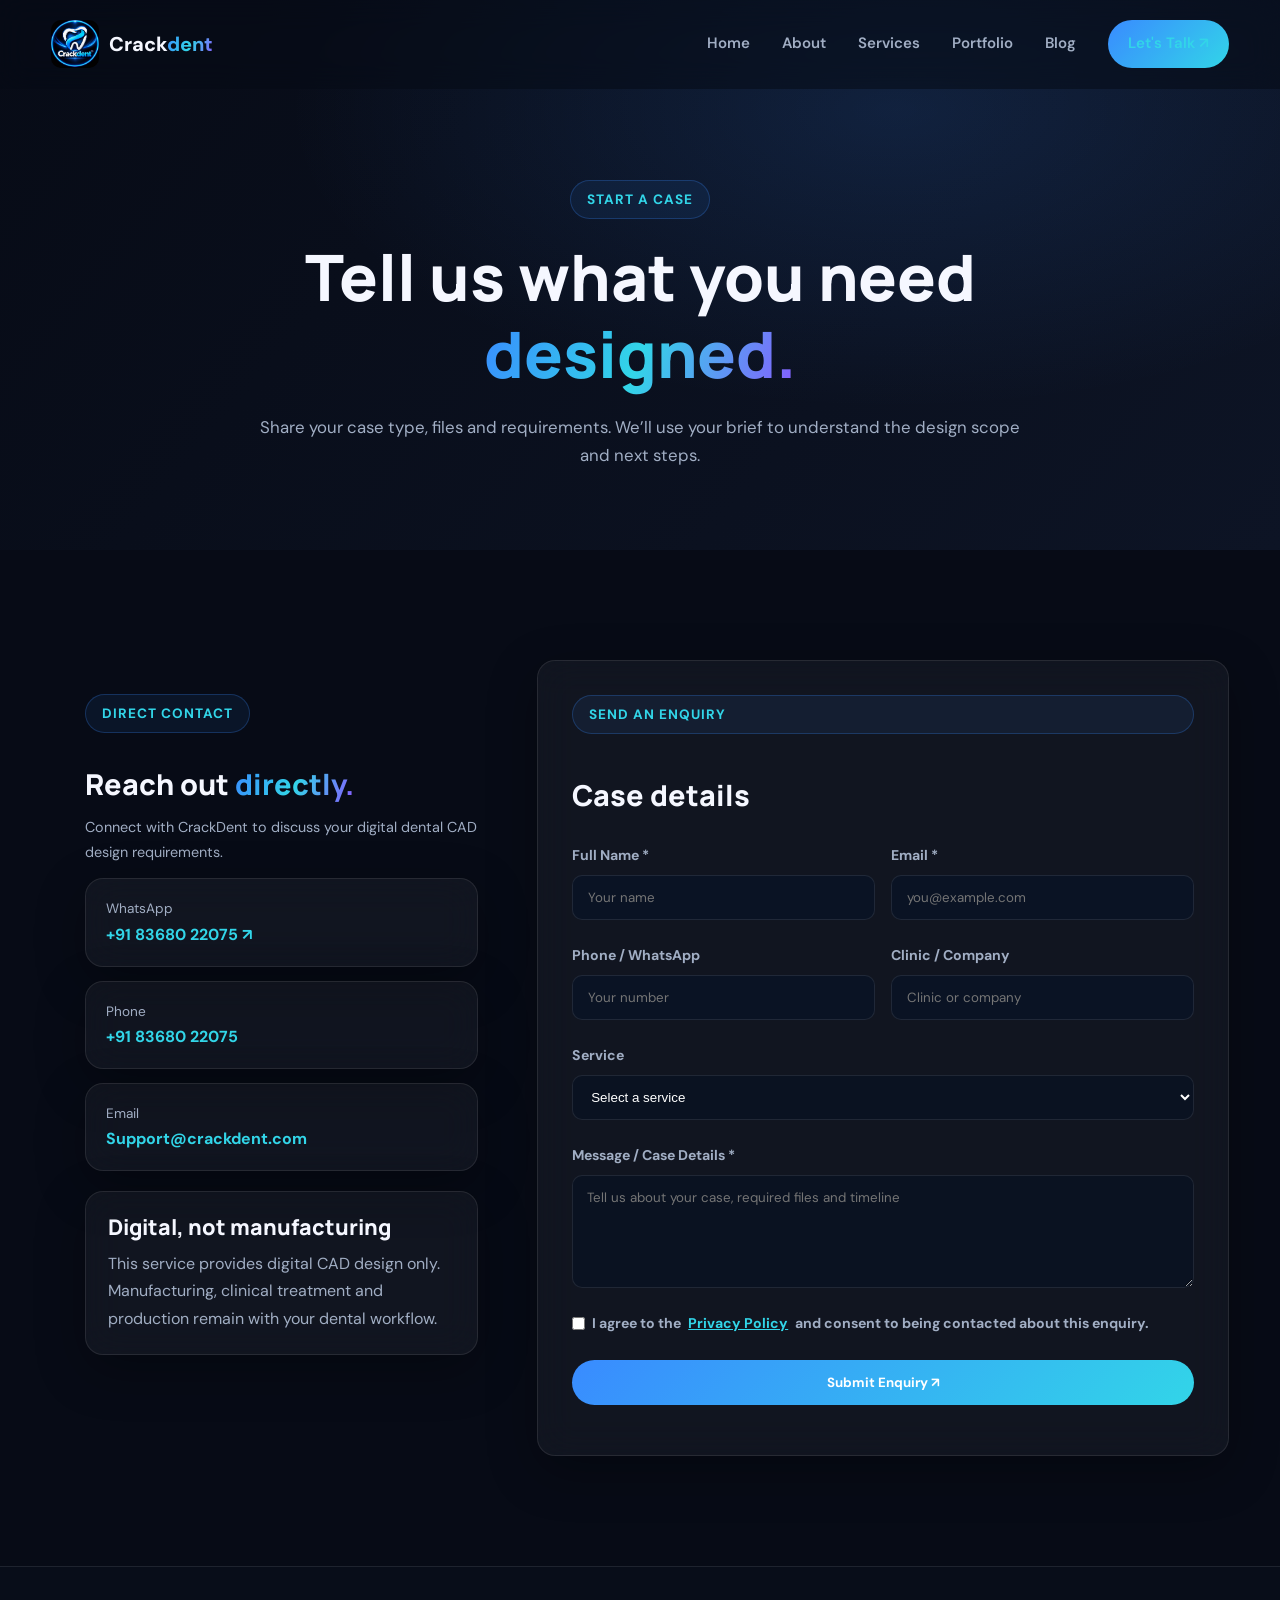
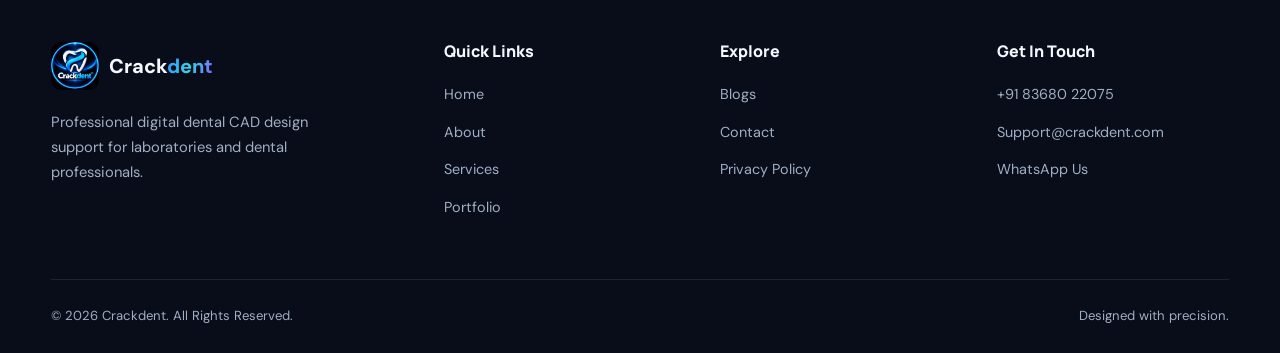
<file: contact.html>
<!DOCTYPE html><html lang="en"><head><meta charset="UTF-8"><meta name="viewport" content="width=device-width, initial-scale=1.0"><meta name="robots" content="index, follow"><meta name="theme-color" content="#070B16"><link rel="icon" href="/favicon.png"><link rel="stylesheet" href="/css/style.css"><link rel="stylesheet" href="/css/responsive.css"><link rel="stylesheet" href="/css/animations.css"><title>Contact CrackDent | Request a Dental CAD Design</title><meta name="description" content="Contact CrackDent to submit a digital dental CAD case enquiry."></head><body><div id="header-placeholder"></div><main><section class="page-hero"><div class="container"><span class="section-label">Start a Case</span><h1>Tell us what you need <span class="gradient-text">designed.</span></h1><p>Share your case type, files and requirements. We’ll use your brief to understand the design scope and next steps.</p></div></section><section class="section"><div class="container contact-layout"><div class="contact-info"><span class="section-label">Direct Contact</span><h2>Reach out <span class="gradient-text">directly.</span></h2><p>Connect with CrackDent to discuss your digital dental CAD design requirements.</p><a class="contact-method glass-card" href="https://wa.me/918368022075" target="_blank" rel="noopener"><span>WhatsApp</span><strong>+91 83680 22075 ↗</strong></a><a class="contact-method glass-card" href="tel:+918368022075"><span>Phone</span><strong>+91 83680 22075</strong></a><a class="contact-method glass-card" href="mailto:Support@crackdent.com"><span>Email</span><strong>Support@crackdent.com</strong></a><div class="case-note glass-card"><h3>Digital, not manufacturing</h3><p>This service provides digital CAD design only. Manufacturing, clinical treatment and production remain with your dental workflow.</p></div></div><form class="contact-form glass-card" id="crackdentContactForm"><span class="section-label">Send an Enquiry</span><h2>Case details</h2><div class="form-grid"><label>Full Name *<input type="text" name="name" required placeholder="Your name"></label><label>Email *<input type="email" name="email" required placeholder="you@example.com"></label><label>Phone / WhatsApp<input type="tel" name="phone" placeholder="Your number"></label><label>Clinic / Company<input type="text" name="company" placeholder="Clinic or company"></label><label class="full-field">Service<select name="service"><option value="">Select a service</option><option>Crown & Bridge</option><option>Implant Design</option><option>Full Arch</option><option>Veneer</option><option>Inlay & Onlay</option><option>Digital Wax-Up</option><option>Smile Design</option><option>Denture Design</option><option>Custom Impression Tray</option><option>Bite Splint (Nightguard)</option><option>Bite Block</option><option>All-on-X Hybrid</option></select></label><label class="full-field">Message / Case Details *<textarea name="message" rows="5" required placeholder="Tell us about your case, required files and timeline"></textarea></label><label class="consent full-field"><input type="checkbox" name="consent" required> I agree to the <a href="/privacy-policy.html">Privacy Policy</a> and consent to being contacted about this enquiry.</label><input type="text" name="website" class="hp-field" tabindex="-1" autocomplete="off"><button type="submit" id="submitEnquiry" class="btn full-field">Submit Enquiry ↗</button><p class="form-status full-field" id="formStatus" aria-live="polite"></p></div></form></div></section></main><div id="footer-placeholder"></div><script src="/js/form.js"></script><script src="/js/components.js"></script><script src="/js/main.js"></script><script src="/js/animations.js"></script></body></html>
</file>
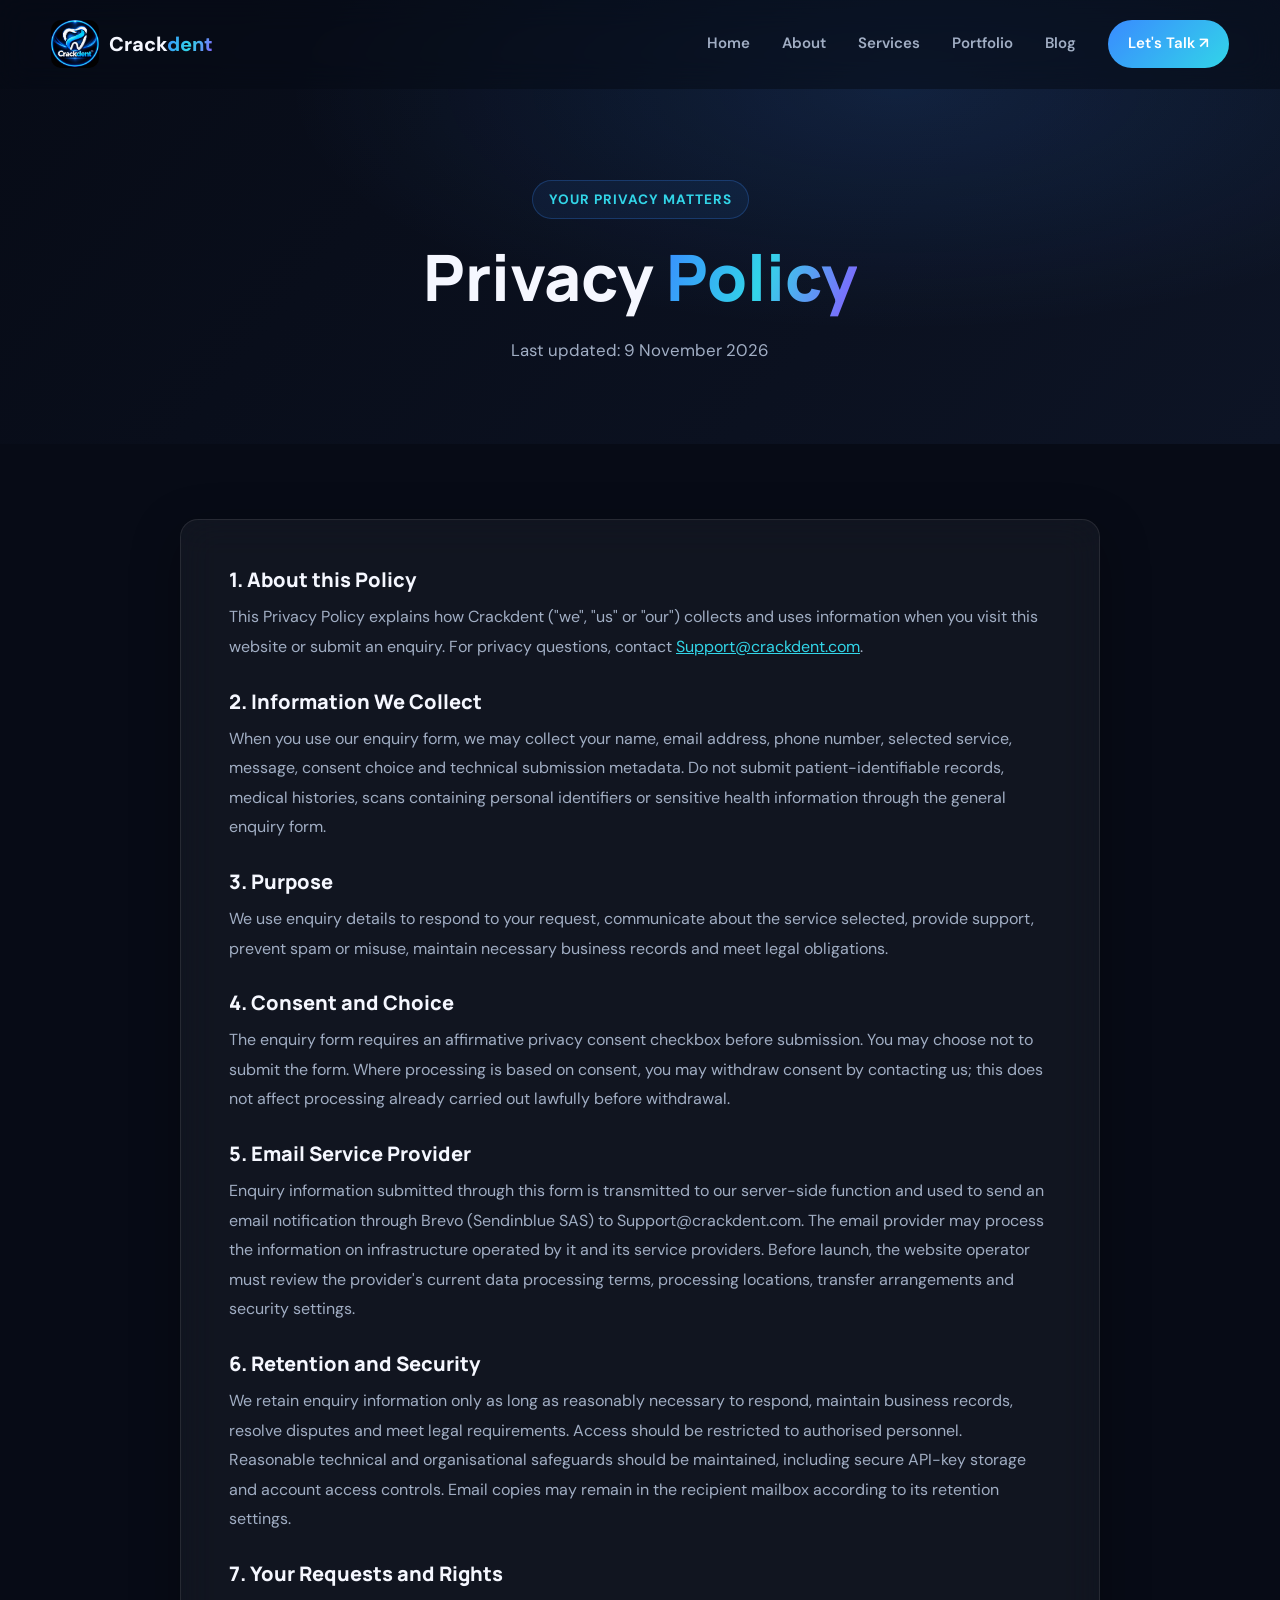
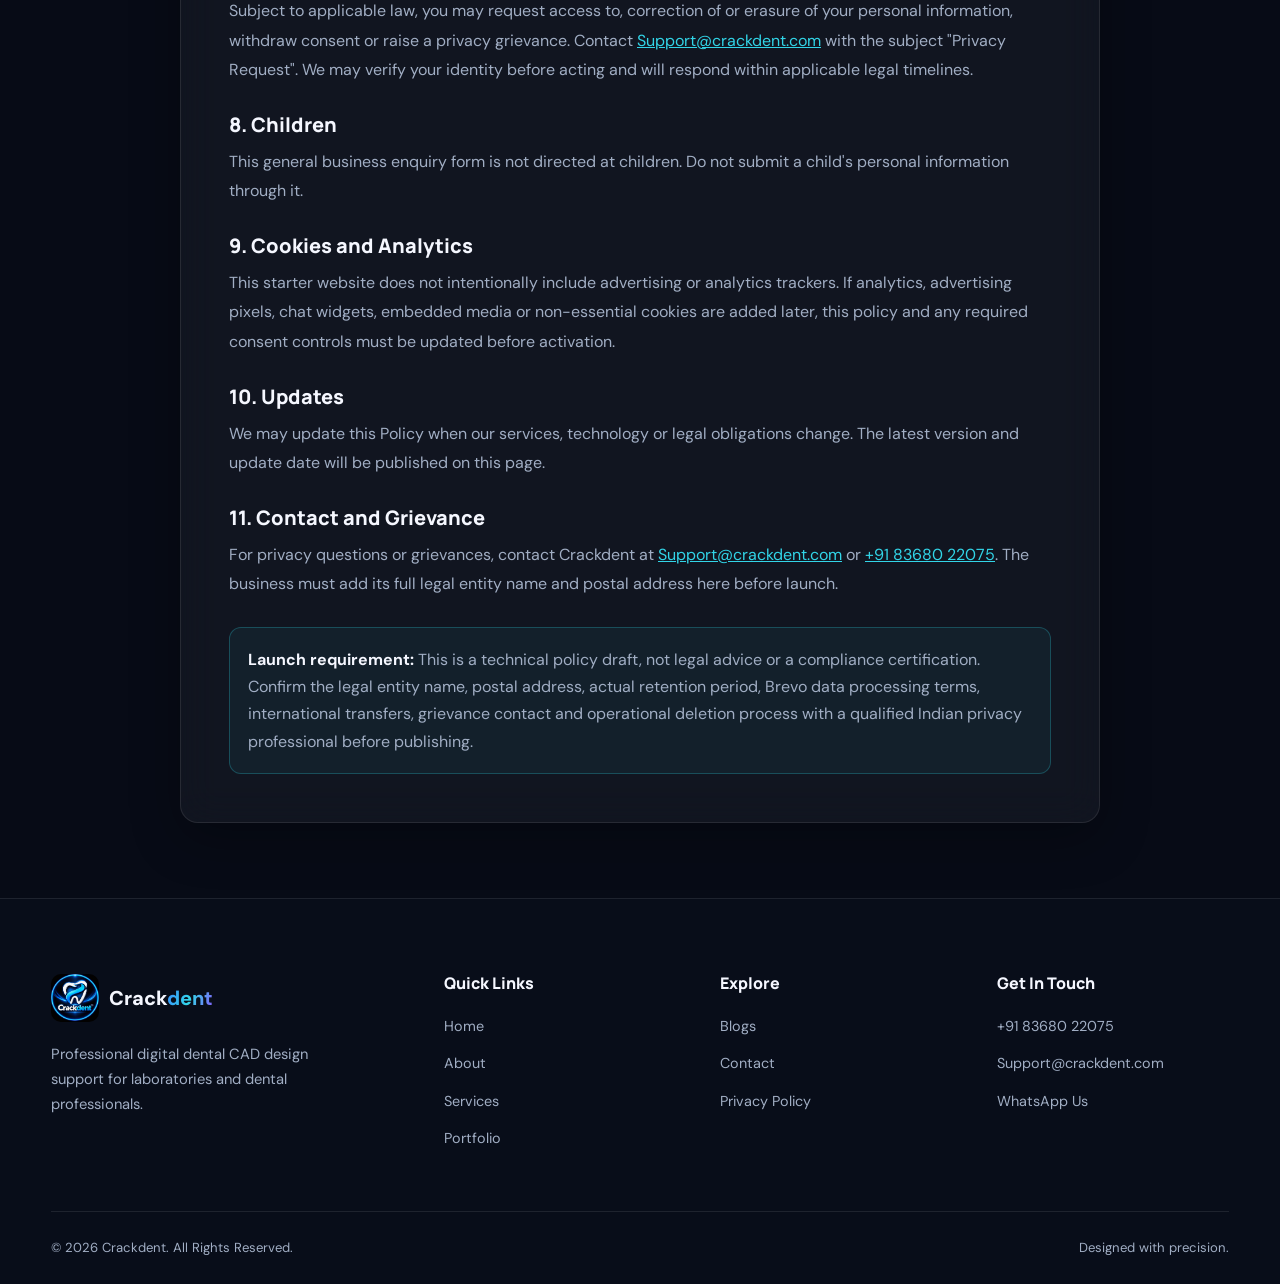
<file: privacy-policy.html>
<!DOCTYPE html><html lang="en"><head><meta charset="UTF-8"><meta name="viewport" content="width=device-width, initial-scale=1.0"><meta name="description" content="Crackdent Privacy Policy explaining how website enquiry information is collected and used."><meta name="robots" content="index, follow"><meta name="theme-color" content="#070B16"><title>Privacy Policy | Crackdent</title><link rel="stylesheet" href="/css/style.css"><link rel="stylesheet" href="/css/responsive.css"><link rel="stylesheet" href="/css/animations.css"><link rel="icon" href="/favicon.png"></head><body><div id="header-placeholder"></div><main><section class="page-hero"><div class="container"><span class="section-label">Your Privacy Matters</span><h1>Privacy <span class="gradient-text">Policy</span></h1><p>Last updated: 9 November 2026</p></div></section><section class="page-content"><div class="container policy-content glass-card"><h2>1. About this Policy</h2><p>This Privacy Policy explains how Crackdent ("we", "us" or "our") collects and uses information when you visit this website or submit an enquiry. For privacy questions, contact <a href="mailto:Support@crackdent.com">Support@crackdent.com</a>.</p><h2>2. Information We Collect</h2><p>When you use our enquiry form, we may collect your name, email address, phone number, selected service, message, consent choice and technical submission metadata. Do not submit patient-identifiable records, medical histories, scans containing personal identifiers or sensitive health information through the general enquiry form.</p><h2>3. Purpose</h2><p>We use enquiry details to respond to your request, communicate about the service selected, provide support, prevent spam or misuse, maintain necessary business records and meet legal obligations.</p><h2>4. Consent and Choice</h2><p>The enquiry form requires an affirmative privacy consent checkbox before submission. You may choose not to submit the form. Where processing is based on consent, you may withdraw consent by contacting us; this does not affect processing already carried out lawfully before withdrawal.</p><h2>5. Email Service Provider</h2><p>Enquiry information submitted through this form is transmitted to our server-side function and used to send an email notification through Brevo (Sendinblue SAS) to Support@crackdent.com. The email provider may process the information on infrastructure operated by it and its service providers. Before launch, the website operator must review the provider's current data processing terms, processing locations, transfer arrangements and security settings.</p><h2>6. Retention and Security</h2><p>We retain enquiry information only as long as reasonably necessary to respond, maintain business records, resolve disputes and meet legal requirements. Access should be restricted to authorised personnel. Reasonable technical and organisational safeguards should be maintained, including secure API-key storage and account access controls. Email copies may remain in the recipient mailbox according to its retention settings.</p><h2>7. Your Requests and Rights</h2><p>Subject to applicable law, you may request access to, correction of or erasure of your personal information, withdraw consent or raise a privacy grievance. Contact <a href="mailto:Support@crackdent.com">Support@crackdent.com</a> with the subject "Privacy Request". We may verify your identity before acting and will respond within applicable legal timelines.</p><h2>8. Children</h2><p>This general business enquiry form is not directed at children. Do not submit a child's personal information through it.</p><h2>9. Cookies and Analytics</h2><p>This starter website does not intentionally include advertising or analytics trackers. If analytics, advertising pixels, chat widgets, embedded media or non-essential cookies are added later, this policy and any required consent controls must be updated before activation.</p><h2>10. Updates</h2><p>We may update this Policy when our services, technology or legal obligations change. The latest version and update date will be published on this page.</p><h2>11. Contact and Grievance</h2><p>For privacy questions or grievances, contact Crackdent at <a href="mailto:Support@crackdent.com">Support@crackdent.com</a> or <a href="tel:+918368022075">+91 83680 22075</a>. The business must add its full legal entity name and postal address here before launch.</p><div class="policy-alert"><strong>Launch requirement:</strong> This is a technical policy draft, not legal advice or a compliance certification. Confirm the legal entity name, postal address, actual retention period, Brevo data processing terms, international transfers, grievance contact and operational deletion process with a qualified Indian privacy professional before publishing.</div></div></section></main><div id="footer-placeholder"></div><script src="/js/components.js"></script><script src="/js/main.js"></script><script src="/js/animations.js"></script></body></html>
</file>
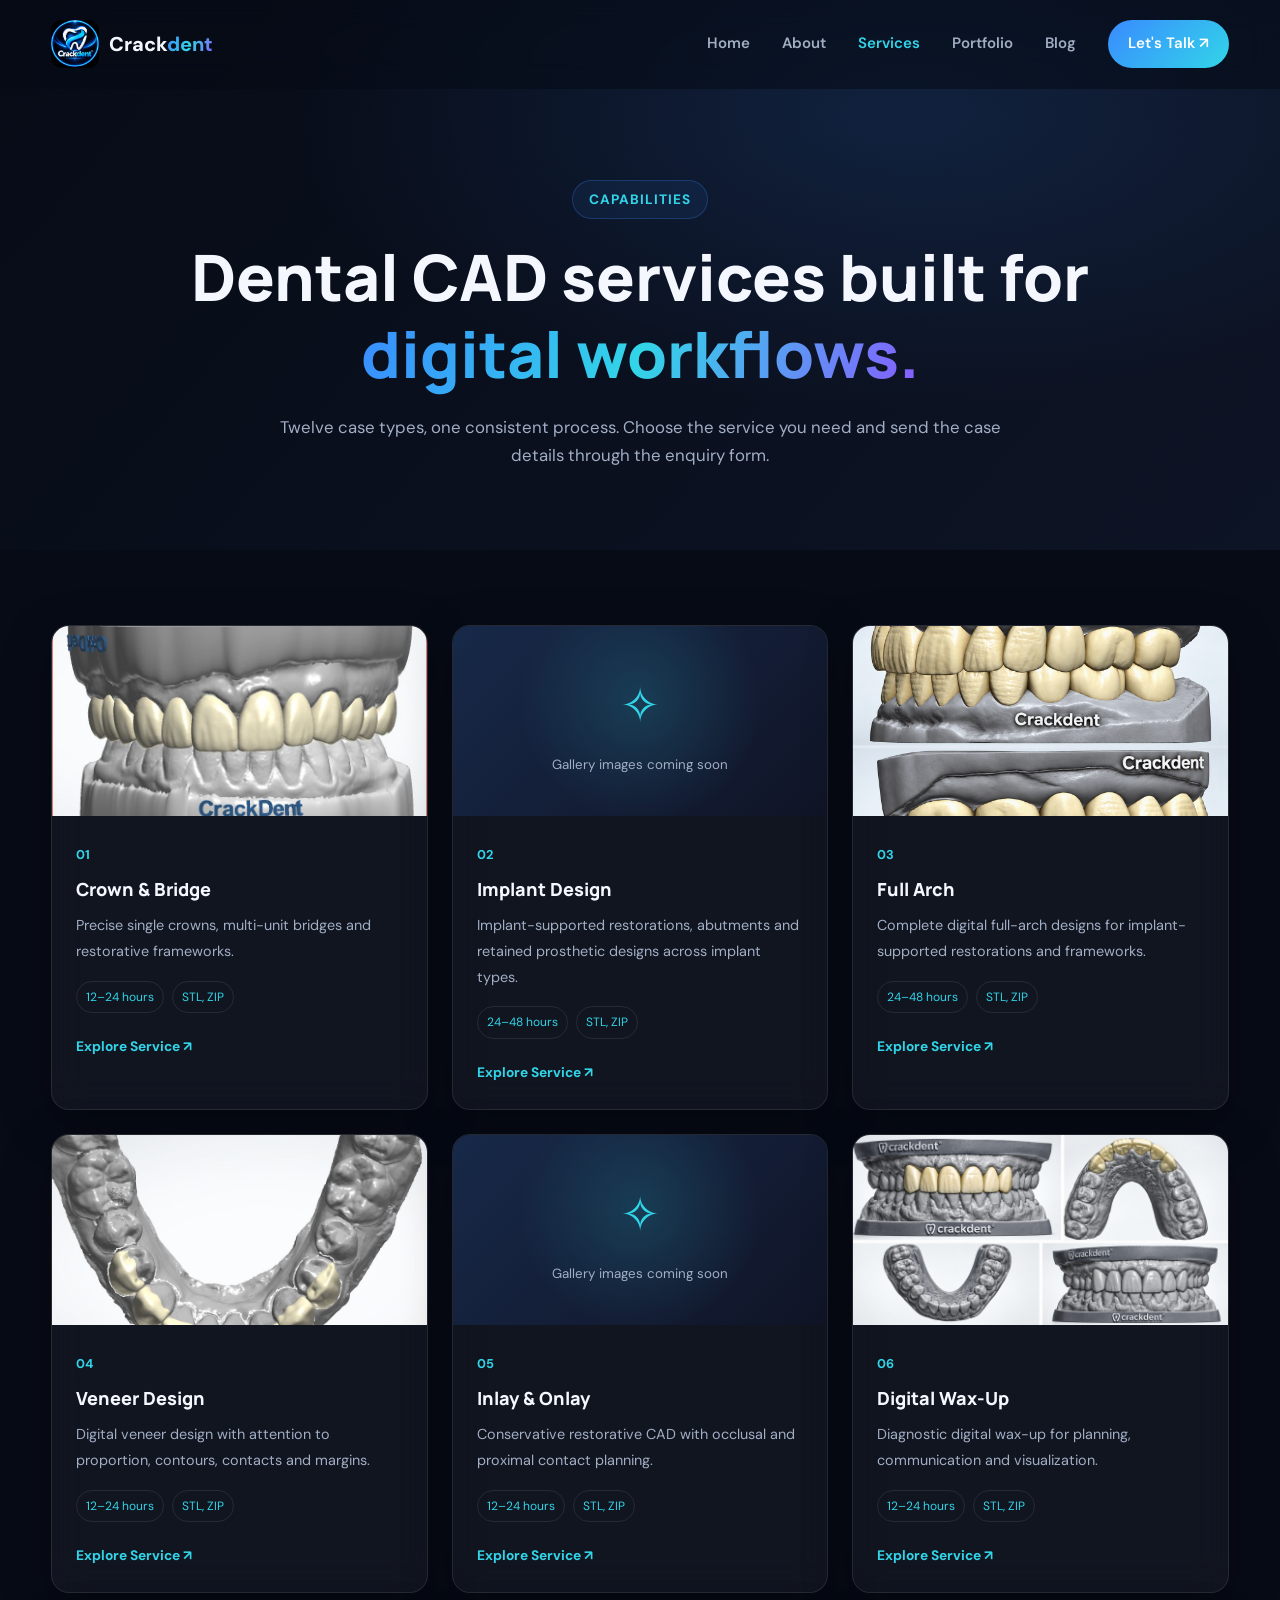
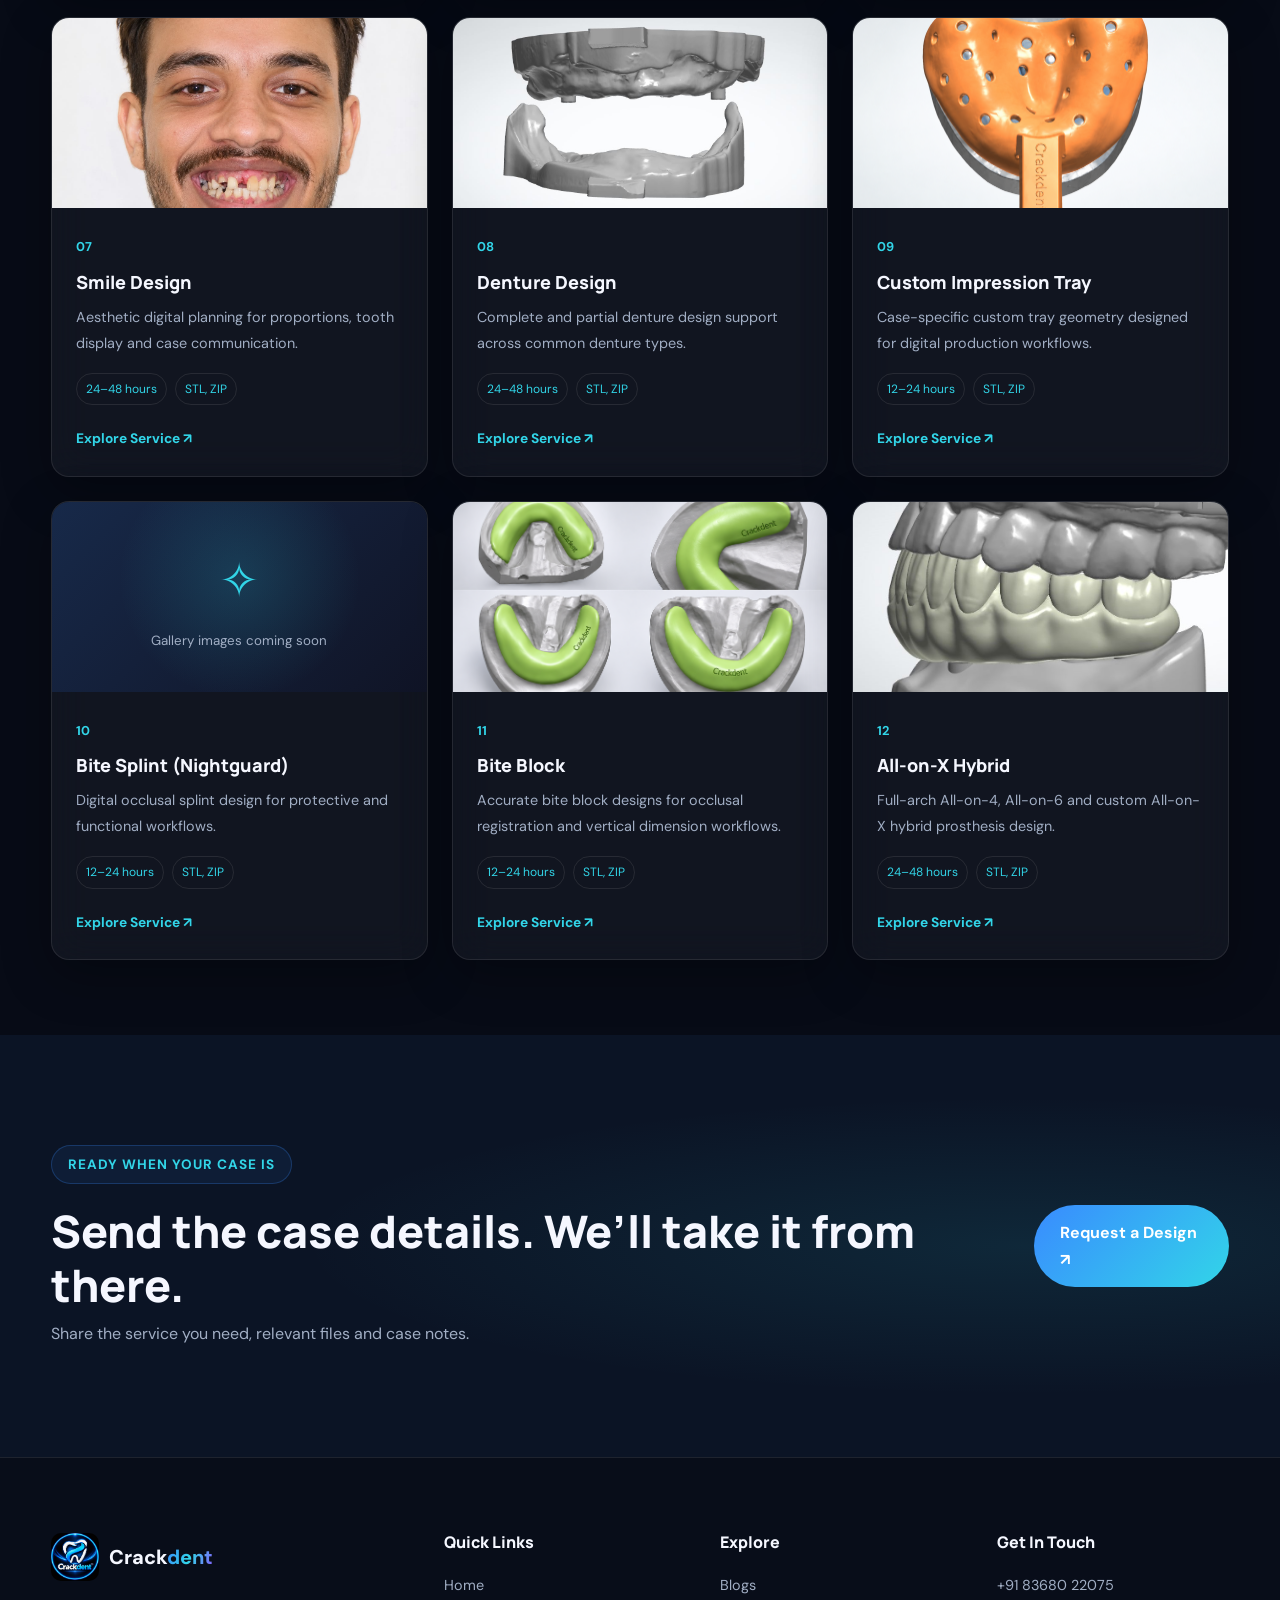
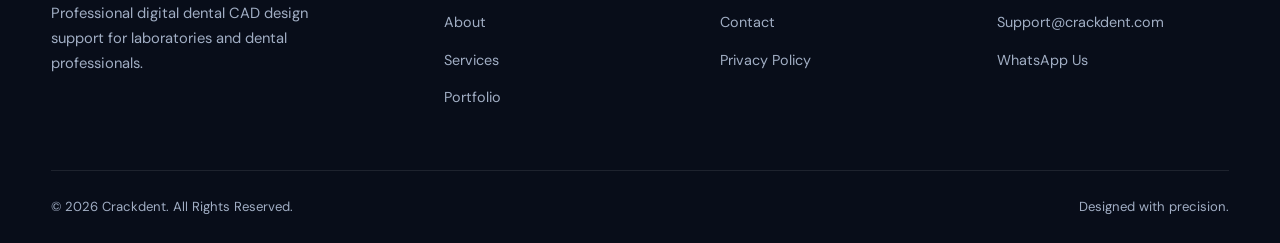
<file: services.html>
<!DOCTYPE html>
<html lang="en">

<head>
    <meta charset="UTF-8">
    <meta name="viewport" content="width=device-width, initial-scale=1.0">
    <meta name="robots" content="index, follow">
    <meta name="theme-color" content="#070B16">
    <link rel="icon" href="/favicon.png">
    <link rel="stylesheet" href="/css/style.css">
    <link rel="stylesheet" href="/css/responsive.css">
    <link rel="stylesheet" href="/css/animations.css">
    <title>Dental CAD Services | CrackDent</title>
    <meta name="description"
        content="Explore twelve digital dental CAD services for restorative, implant, denture and full-arch workflows.">
</head>

<body>
    <div id="header-placeholder"></div>
    <main>
        <section class="page-hero">
            <div class="container"><span class="section-label">Capabilities</span>
                <h1>Dental CAD services built for <span class="gradient-text">digital workflows.</span></h1>
                <p>Twelve case types, one consistent process. Choose the service you need and send the case details
                    through the enquiry form.</p>
            </div>
        </section>
        <section class="page-content section">
            <div class="container">
                <div class="services-grid services-grid-large" id="allServicesGrid"></div>
            </div>
        </section>
        <section class="section contact-band">
            <div class="container contact-band-inner">
                <div><span class="section-label">Ready When Your Case Is</span>
                    <h2>Send the case details. We’ll take it from there.</h2>
                    <p>Share the service you need, relevant files and case notes.</p>
                </div><a class="btn" href="/contact.html">Request a Design ↗</a>
            </div>
        </section>
    </main>
    <div id="footer-placeholder"></div>
    <script src="/js/services-data.js"></script>
    <script src="/js/gallery.js"></script>
    <script src="/js/components.js"></script>
    <script src="/js/main.js"></script>
    <script src="/js/animations.js"></script>
</body>

</html>
</file>
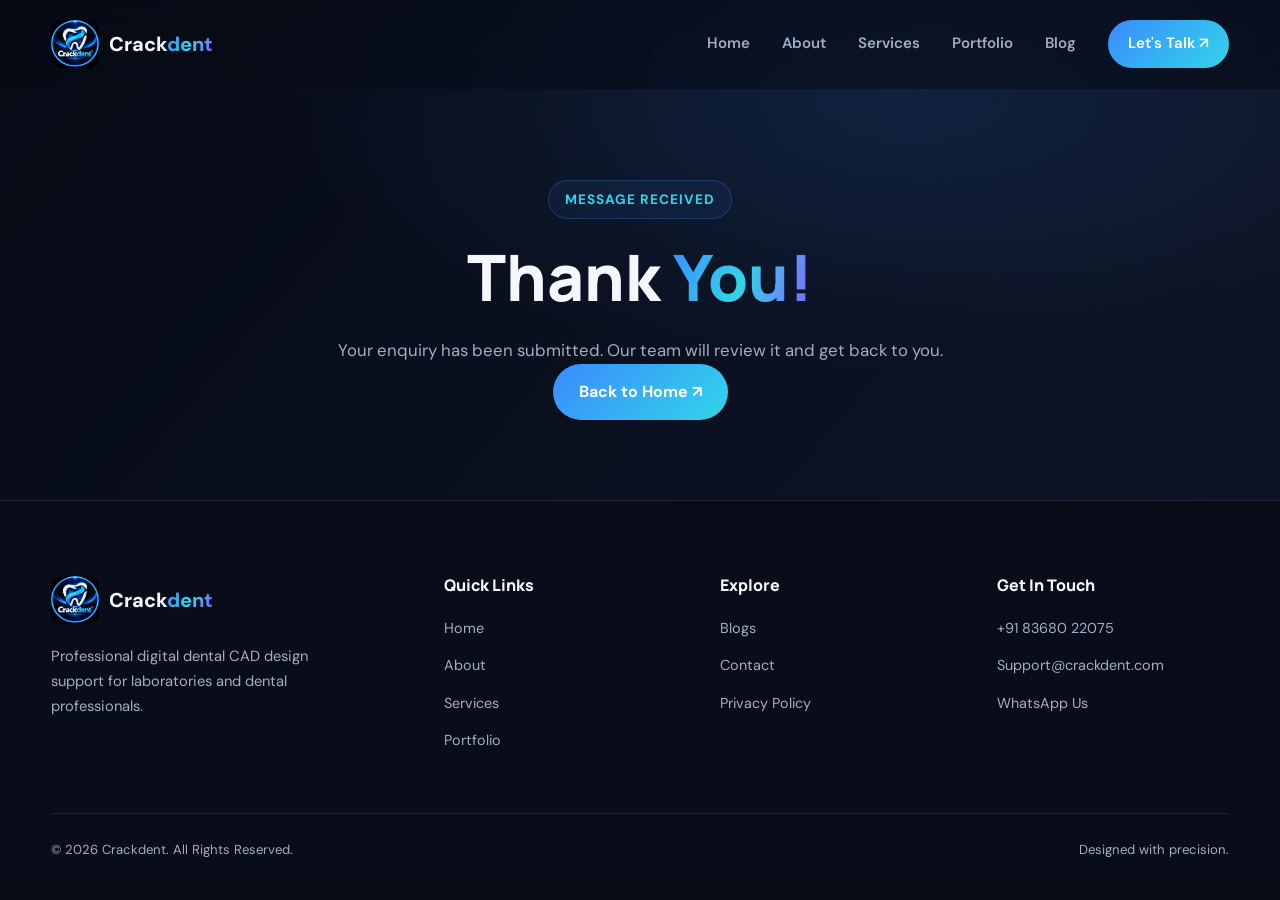
<file: thank-you.html>
<!DOCTYPE html><html lang="en"><head><meta charset="UTF-8"><meta name="viewport" content="width=device-width, initial-scale=1.0"><meta name="robots" content="noindex,nofollow"><title>Thank You | Crackdent</title><link rel="stylesheet" href="/css/style.css"><link rel="stylesheet" href="/css/responsive.css"></head><body><div id="header-placeholder"></div><main><section class="page-hero"><div class="container"><span class="section-label">Message Received</span><h1>Thank <span class="gradient-text">You!</span></h1><p>Your enquiry has been submitted. Our team will review it and get back to you.</p><a class="btn" href="/index.html">Back to Home ↗</a></div></section></main><div id="footer-placeholder"></div><script src="/js/components.js"></script><script src="/js/main.js"></script></body></html>
</file>
<file: css/style.css>
/* CRACKDENT - GLOBAL DESIGN SYSTEM */
@import url('https://fonts.googleapis.com/css2?family=DM+Sans:wght@400;500;600;700;800&family=Manrope:wght@400;500;600;700;800&display=swap');

:root {
    --bg-primary: #070B16;
    --bg-secondary: #0D1425;
    --bg-card: #111C30;
    --primary: #398BFF;
    --cyan: #32D5E8;
    --violet: #875BFF;
    --text-primary: #F5F7FF;
    --text-secondary: #A1AEC4;
    --border-color: rgba(255,255,255,.09);
    --gradient-primary: linear-gradient(135deg,#398BFF,#32D5E8);
    --glass: rgba(255,255,255,.045);
    --shadow: 0 15px 50px rgba(0,0,0,.30);
    --container: 1240px;
    --radius: 18px;
    --transition: .3s ease;
}

/* RESET */
* {
    margin: 0;
    padding: 0;
    box-sizing: border-box;
}

html {
    scroll-behavior: smooth;
    scroll-padding-top: 100px;
}

body {
    background: var(--bg-primary);
    color: var(--text-primary);
    font-family: 'DM Sans', sans-serif;
    line-height: 1.7;
    overflow-x: hidden;
}

body, button, input, textarea {
    font-family: 'DM Sans', sans-serif;
}

a {
    text-decoration: none;
    color: inherit;
}

button {
    cursor: pointer;
    border: 0;
}

img {
    display: block;
    max-width: 100%;
}

ul {
    list-style: none;
}

.container {
    width: min(92%,var(--container));
    margin-inline: auto;
}

h1,h2,h3,h4 {
    font-family: 'Manrope',sans-serif;
    line-height: 1.2;
    font-weight: 800;
}

h1 {
    font-size: clamp(2.7rem,5.5vw,5rem);
}

h2 {
    font-size: clamp(2rem,3.5vw,3.2rem);
}

h3 {
    font-size: 1.35rem;
}

p {
    color: var(--text-secondary);
}

.gradient-text {
    background: linear-gradient(110deg,#398BFF,#32D5E8,#875BFF);
    -webkit-background-clip: text;
    background-clip: text;
    color: transparent;
}

.section {
    padding: 110px 0;
}

.section-heading {
    text-align: center;
    max-width: 760px;
    margin: 0 auto 55px;
}

.section-heading h2 {
    margin-bottom: 18px;
}

.section-heading p {
    max-width: 620px;
    margin: auto;
}

/* BUTTONS */
.btn {
    display: inline-flex;
    align-items: center;
    justify-content: center;
    gap: 10px;
    padding: 14px 26px;
    border-radius: 50px;
    background: var(--gradient-primary);
    color: white;
    font-weight: 700;
    transition: var(--transition);
}

.btn:hover {
    transform: translateY(-4px);
    box-shadow: 0 10px 35px rgba(57,139,255,.3);
}

.btn-outline {
    background: transparent;
    border: 1px solid var(--border-color);
    color: var(--text-primary);
}

.btn-outline:hover {
    border-color: var(--primary);
    background: rgba(57,139,255,.1);
}

/* GLASS CARDS */
.glass-card {
    background: var(--glass);
    border: 1px solid var(--border-color);
    backdrop-filter: blur(18px);
    -webkit-backdrop-filter: blur(18px);
    border-radius: var(--radius);
    box-shadow: var(--shadow);
    transition: var(--transition);
}

.glass-card:hover {
    transform: translateY(-7px);
    border-color: rgba(57,139,255,.4);
}

.section-label {
    display: inline-block;
    padding: 7px 16px;
    border-radius: 50px;
    border: 1px solid rgba(57,139,255,.25);
    background: rgba(57,139,255,.08);
    color: var(--cyan);
    font-size: .85rem;
    font-weight: 700;
    letter-spacing: 1px;
    margin-bottom: 20px;
    text-transform: uppercase;
}

/* HEADER */
.site-header {
    position: fixed;
    top: 0;
    left: 0;
    width: 100%;
    z-index: 1000;
    padding: 20px 0;
    background: rgba(7,11,22,.55);
    border-bottom: 1px solid transparent;
    backdrop-filter: blur(15px);
    transition: var(--transition);
}

.site-header.scrolled {
    background: rgba(7,11,22,.92);
    border-color: var(--border-color);
    padding: 14px 0;
}

.nav-container {
    display: flex;
    justify-content: space-between;
    align-items: center;
}

.brand {
    display: flex;
    align-items: center;
    gap: 10px;
}

.brand-logo {
    width: 48px;
    height: 48px;
    object-fit: contain;
    border-radius: 10px;
}

.brand-wordmark {
    font-size: 1.25rem;
    font-weight: 800;
    white-space: nowrap;
}

.brand-icon {
    width: 40px;
    height: 40px;
    display: grid;
    place-items: center;
    border-radius: 12px;
    background: var(--gradient-primary);
    color: white;
}

.main-nav {
    display: flex;
    align-items: center;
    gap: 32px;
}

.main-nav>a {
    color: var(--text-secondary);
    font-size: .94rem;
    font-weight: 600;
    transition: var(--transition);
}

.main-nav>a:hover,
.main-nav>a.active {
    color: var(--cyan);
}

.main-nav .nav-cta {
    background: var(--gradient-primary);
    padding: 11px 20px;
    border-radius: 50px;
    color: white;
}

.menu-toggle {
    display: none;
    background: transparent;
    flex-direction: column;
    gap: 5px;
    padding: 8px;
}

.menu-toggle span {
    width: 25px;
    height: 2px;
    background: white;
    border-radius: 5px;
    transition: var(--transition);
}

/* ==================================================
   HERO SECTION - UPDATED IMAGE FITTING
================================================== */

.hero-section {
    position: relative;
    min-height: 780px;
    display: flex;
    align-items: center;
    overflow: hidden;
    padding: 160px 0 100px;
    background:
        radial-gradient(ellipse at 75% 45%,rgba(57,139,255,.12),transparent 40%),
        linear-gradient(130deg,#070B16,#0B1427,#10152D);
}

.hero-glow {
    position: absolute;
    width: 350px;
    height: 350px;
    border-radius: 50%;
    filter: blur(120px);
    pointer-events: none;
}

.hero-glow-one {
    background: rgba(57,139,255,.15);
    top: 5%;
    left: -10%;
}

.hero-glow-two {
    background: rgba(135,91,255,.15);
    bottom: -15%;
    right: -5%;
}

.hero-container {
    position: relative;
    z-index: 1;
    display: grid;
    grid-template-columns: 1.05fr .95fr;
    align-items: center;
    gap: 65px;
}

.hero-content {
    max-width: 680px;
}

.hero-content h1 {
    margin-bottom: 26px;
    letter-spacing: -2.5px;
}

.hero-description {
    font-size: 1.08rem;
    max-width: 560px;
    line-height: 1.9;
}

.hero-buttons {
    display: flex;
    gap: 15px;
    flex-wrap: wrap;
    margin-top: 35px;
}

.hero-highlights {
    display: flex;
    flex-wrap: wrap;
    gap: 22px;
    margin-top: 42px;
}

.hero-highlights>div {
    display: flex;
    align-items: center;
    gap: 8px;
    font-size: .84rem;
    color: var(--text-secondary);
}

.highlight-icon {
    color: var(--cyan);
}

/* HERO VISUAL */
.hero-visual {
    position: relative;
    min-height: 480px;
    display: grid;
    place-items: center;
    isolation: isolate;
}

.visual-orbit {
    position: absolute;
    border: 1px solid rgba(57,139,255,.2);
    border-radius: 50%;
    transform: rotate(-25deg);
    pointer-events: none;
}

.orbit-one {
    width: 440px;
    height: 280px;
}

.orbit-two {
    width: 360px;
    height: 480px;
    transform: rotate(45deg);
    border-color: rgba(135,91,255,.2);
}

/* HERO IMAGE CARD */
.visual-card {
    position: relative;
    z-index: 2;
    width: min(460px,100%);
    padding: 20px;
    background: linear-gradient(
        145deg,
        rgba(28,49,82,.85),
        rgba(12,22,42,.95)
    );
    border: 1px solid rgba(93,161,255,.3);
    border-radius: 22px;
    box-shadow: 0 25px 70px rgba(0,0,0,.4);
    animation-duration: 6s;
}

/* HERO IMAGE WRAPPER */
.hero-image-wrap {
    width: 100%;
    height: 360px;
    overflow: hidden;
    border-radius: 15px;
    background: #0b1425;
    display: flex;
    align-items: center;
    justify-content: center;
    position: relative;
}

/* COMPLETE IMAGE VISIBLE - NO CROPPING */
.hero-image-wrap img {
    width: 100%;
    height: 100%;
    object-fit: contain;
    object-position: center center;
    display: block;
    max-width: 100%;
    max-height: 100%;
}

/* VISUAL CARD TOP */
.visual-top {
    display: flex;
    align-items: center;
    gap: 9px;
    color: var(--cyan);
    font-size: .75rem;
    font-weight: 700;
    letter-spacing: 1.5px;
    margin-bottom: 14px;
}

.visual-dot {
    width: 8px;
    height: 8px;
    background: var(--cyan);
    border-radius: 50%;
    box-shadow: 0 0 15px var(--cyan);
}

.tooth-visual {
    height: 270px;
    display: grid;
    place-items: center;
    background: radial-gradient(circle,rgba(57,139,255,.2),transparent 65%);
}

.tooth-visual span {
    font-size: 10rem;
    line-height: 1;
    color: #A7DBFF;
    text-shadow: 0 0 25px rgba(57,139,255,.6),0 0 70px rgba(57,139,255,.35);
}

.visual-bottom {
    display: flex;
    justify-content: space-between;
    align-items: center;
    padding-top: 18px;
    border-top: 1px solid var(--border-color);
}

.visual-bottom div {
    display: flex;
    flex-direction: column;
}

.visual-bottom div span {
    color: var(--text-secondary);
    font-size: .8rem;
}

.visual-bottom strong {
    font-size: 1.1rem;
}

.visual-arrow {
    font-size: 1.6rem;
    color: var(--cyan);
}

.floating-tag {
    position: absolute;
    z-index: 3;
    padding: 12px 17px;
    font-size: .8rem;
    font-weight: 700;
}

.floating-tag span {
    color: var(--cyan);
    margin-right: 7px;
}

.tag-one {
    top: 15%;
    right: -2%;
}

.tag-two {
    bottom: 14%;
    left: -3%;
}

/* TRUST STRIP */
.trust-strip {
    padding: 35px 0;
    background: rgba(255,255,255,.025);
    border-top: 1px solid var(--border-color);
    border-bottom: 1px solid var(--border-color);
}

.trust-container {
    display: grid;
    grid-template-columns: repeat(4,1fr);
    gap: 25px;
}

.trust-container>div {
    display: flex;
    flex-direction: column;
    align-items: center;
    text-align: center;
}

.trust-container strong {
    font-size: 1.1rem;
    color: var(--text-primary);
}

.trust-container span {
    font-size: .83rem;
    color: var(--text-secondary);
}

/* SERVICES */
.services-section {
    background: radial-gradient(ellipse at 50% 0%,rgba(57,139,255,.06),transparent 50%);
}

.services-grid {
    display: grid;
    grid-template-columns: repeat(4,1fr);
    gap: 22px;
}

.service-card {
    overflow: hidden;
}

.service-image {
    height: 185px;
    display: grid;
    place-items: center;
    font-size: 5rem;
    position: relative;
    overflow: hidden;
}

.service-image::before {
    content: "";
    position: absolute;
    inset: 0;
    background: radial-gradient(circle,rgba(57,139,255,.25),transparent 70%);
}

.service-image span {
    position: relative;
    z-index: 1;
    color: #A7DBFF;
    text-shadow: 0 0 35px rgba(57,139,255,.7);
}

.service-image-one {
    background: linear-gradient(135deg,#13294A,#10182A);
}

.service-image-two {
    background: linear-gradient(135deg,#20244C,#10182A);
}

.service-image-three {
    background: linear-gradient(135deg,#123C4B,#10182A);
}

.service-image-four {
    background: linear-gradient(135deg,#30234C,#10182A);
}

.service-content {
    padding: 24px;
}

.service-number {
    color: var(--cyan);
    font-size: .8rem;
    font-weight: 700;
}

.service-content h3 {
    margin: 12px 0;
    font-size: 1.13rem;
}

.service-content p {
    font-size: .9rem;
    line-height: 1.8;
}

.service-link {
    display: inline-block;
    margin-top: 22px;
    color: var(--cyan);
    font-size: .86rem;
    font-weight: 700;
}

.service-link:hover {
    color: white;
}

.services-action {
    text-align: center;
    margin-top: 45px;
}

/* FOOTER */
.site-footer {
    padding: 75px 0 25px;
    background: #080D19;
    border-top: 1px solid var(--border-color);
}

.footer-grid {
    display: grid;
    grid-template-columns: 1.5fr 1fr 1fr 1fr;
    gap: 45px;
}

.footer-about p {
    max-width: 290px;
    margin-top: 20px;
    font-size: .92rem;
}

.footer-links {
    display: flex;
    flex-direction: column;
    gap: 13px;
}

.footer-links h3 {
    font-size: 1rem;
    margin-bottom: 8px;
}

.footer-links a {
    color: var(--text-secondary);
    font-size: .9rem;
    transition: var(--transition);
}

.footer-links a:hover {
    color: var(--cyan);
    transform: translateX(4px);
}

.footer-bottom {
    display: flex;
    justify-content: space-between;
    gap: 20px;
    margin-top: 60px;
    padding-top: 25px;
    border-top: 1px solid var(--border-color);
}

.footer-bottom p {
    font-size: .82rem;
}

/* INNER PAGE HERO */
.page-hero {
    padding: 180px 0 80px;
    background:
        radial-gradient(ellipse at 70% 20%,rgba(57,139,255,.14),transparent 48%),
        linear-gradient(130deg,#070B16,#0D1425);
    text-align: center;
}

.page-hero .container {
    max-width: 900px;
}

.page-hero h1 {
    font-size: clamp(2.5rem,5vw,4.2rem);
    margin-bottom: 20px;
}

.page-hero p {
    font-size: 1.05rem;
    max-width: 760px;
    margin: auto;
}

.page-content {
    min-height: 45vh;
    padding: 75px 0;
}

.placeholder-panel {
    max-width: 850px;
    margin: auto;
    padding: 40px;
    text-align: center;
}

.placeholder-panel p {
    margin-top: 14px;
}

/* SCROLLBAR */
::-webkit-scrollbar {
    width: 8px;
}

::-webkit-scrollbar-track {
    background: var(--bg-primary);
}

::-webkit-scrollbar-thumb {
    background: linear-gradient(var(--primary),var(--violet));
    border-radius: 20px;
}

::selection {
    background: var(--primary);
    color: white;
}

/* SERVICE GALLERIES */
.service-card-media {
    display: block;
    height: 210px;
    overflow: hidden;
    background: #101b30;
}

.service-card-media img {
    width: 100%;
    height: 100%;
    object-fit: cover;
    transition: transform .6s ease;
}

.service-card:hover .service-card-media img {
    transform: scale(1.06);
}

.service-placeholder {
    height: 100%;
    display: flex;
    align-items: center;
    justify-content: center;
    flex-direction: column;
    gap: 10px;
    background: radial-gradient(circle at 50% 40%,rgba(50,213,232,.16),transparent 55%),linear-gradient(135deg,#172949,#101426);
    color: var(--cyan);
}

.service-placeholder span {
    font-size: 3.5rem;
}

/* SERVICES GRID */
.services-grid-large {
    grid-template-columns: repeat(3,minmax(0,1fr));
    gap: 24px;
}

/* PORTFOLIO */
.portfolio-filters {
    display: flex;
    flex-wrap: wrap;
    gap: 10px;
    margin-bottom: 30px;
    justify-content: center;
}

.filter-btn {
    padding: 10px 16px;
    border: 1px solid var(--border-color);
    border-radius: 30px;
    background: rgba(255,255,255,.04);
    color: var(--text-secondary);
    font-weight: 700;
}

.filter-btn:hover,
.filter-btn.active {
    background: var(--gradient-primary);
    border-color: transparent;
    color: white;
}

.portfolio-grid,
.detail-gallery {
    display: grid;
    grid-template-columns: repeat(3,minmax(0,1fr));
    gap: 18px;
}

.portfolio-tile,
.gallery-tile {
    position: relative;
    display: block;
    width: 100%;
    height: 265px;
    padding: 0;
    border: 1px solid var(--border-color);
    border-radius: 16px;
    overflow: hidden;
    background: #101a2c;
    text-align: left;
}

.portfolio-tile img,
.gallery-tile img {
    width: 100%;
    height: 100%;
    object-fit: cover;
    transition: transform .55s ease;
}

.portfolio-tile:hover img,
.gallery-tile:hover img {
    transform: scale(1.07);
}

.portfolio-caption {
    position: absolute;
    inset: auto 0 0;
    padding: 34px 17px 16px;
    background: linear-gradient(transparent,rgba(3,8,18,.94));
    display: flex;
    flex-direction: column;
    gap: 3px;
    color: white;
}

.portfolio-caption small {
    color: #b9d6f4;
}

.gallery-tile>span {
    position: absolute;
    right: 12px;
    bottom: 12px;
    padding: 7px 12px;
    background: rgba(5,12,25,.8);
    border-radius: 20px;
    color: white;
    font-size: .78rem;
}

/* IMAGE LIGHTBOX */
.image-lightbox {
    position: fixed;
    z-index: 9999;
    inset: 0;
    background: rgba(2,6,15,.95);
    display: none;
    align-items: center;
    justify-content: center;
    padding: 70px 8vw 80px;
}

.image-lightbox.open {
    display: flex;
}

.image-lightbox>img {
    max-width: min(1100px,100%);
    max-height: 100%;
    object-fit: contain;
    border-radius: 10px;
}

.image-lightbox button {
    position: absolute;
    background: rgba(255,255,255,.1);
    color: white;
    border: 1px solid rgba(255,255,255,.2);
    border-radius: 50%;
    width: 46px;
    height: 46px;
    font-size: 2rem;
    line-height: 1;
}

.lightbox-close {
    top: 22px;
    right: 25px;
}

.lightbox-prev {
    left: 22px;
    top: 50%;
    transform: translateY(-50%);
}

.lightbox-next {
    right: 22px;
    top: 50%;
    transform: translateY(-50%);
}

.lightbox-caption {
    position: absolute;
    bottom: 22px;
    left: 0;
    right: 0;
    text-align: center;
    color: white;
    font-weight: 700;
}

body.lightbox-open {
    overflow: hidden;
}

.detail-cta {
    display: flex;
    justify-content: space-between;
    align-items: center;
    gap: 25px;
    padding: 30px;
    margin-top: 45px;
}

.empty-gallery {
    grid-column: 1/-1;
    padding: 45px;
    text-align: center;
}

.empty-gallery p {
    margin: 12px 0 20px;
}

/* CONTACT */
.contact-layout {
    display: grid;
    grid-template-columns: .8fr 1.2fr;
    gap: 25px;
    align-items: start;
}

.contact-info,
.contact-form {
    padding: 34px;
}

.contact-info h2,
.contact-form h2 {
    font-size: 1.8rem;
    margin: 14px 0;
}

.contact-info>p,
.form-intro,
.form-note {
    color: var(--text-secondary);
    font-size: .9rem;
}

.contact-detail {
    display: flex;
    flex-direction: column;
    gap: 4px;
    padding: 18px 0;
    border-bottom: 1px solid var(--border-color);
}

.contact-detail span {
    font-size: .7rem;
    letter-spacing: 1.4px;
    color: var(--cyan);
    font-weight: 800;
}

.contact-detail strong {
    font-size: 1.05rem;
}

.contact-info .btn {
    margin-top: 25px;
}

.contact-form {
    display: flex;
    flex-direction: column;
    gap: 10px;
}

.contact-form label {
    font-weight: 700;
    font-size: .9rem;
    margin-top: 8px;
}

.contact-form input:not([type=checkbox]),
.contact-form select,
.contact-form textarea {
    width: 100%;
    padding: 13px 15px;
    border-radius: 10px;
    border: 1px solid var(--border-color);
    background: #0a1324;
    color: var(--text-primary);
    outline: none;
}

.contact-form input:focus,
.contact-form select:focus,
.contact-form textarea:focus {
    border-color: var(--cyan);
}

.consent-check {
    display: flex;
    align-items: flex-start;
    gap: 10px;
    font-weight: 400!important;
    color: var(--text-secondary);
    line-height: 1.55;
}

.consent-check input {
    margin-top: 5px;
    accent-color: var(--cyan);
    flex: 0 0 auto;
}

.consent-check a,
.policy-content a {
    color: var(--cyan);
    text-decoration: underline;
}

.form-note,
.form-status {
    font-size: .8rem;
    line-height: 1.55;
    color: var(--text-secondary);
}

.form-status.success {
    color: #55d6a2;
}

.form-status.error {
    color: #ff9b9b;
}

.contact-form .btn {
    align-self: flex-start;
    margin-top: 8px;
}

/* PRIVACY POLICY */
.policy-content {
    max-width: 920px;
    margin: auto;
    padding: clamp(24px,5vw,48px);
}

.policy-content h2 {
    font-size: 1.25rem;
    margin: 28px 0 10px;
}

.policy-content h2:first-child {
    margin-top: 0;
}

.policy-content p {
    color: var(--text-secondary);
    margin: 0 0 15px;
    line-height: 1.85;
}

.policy-alert {
    padding: 18px;
    border: 1px solid rgba(50,213,232,.25);
    border-radius: 12px;
    background: rgba(50,213,232,.06);
    margin-top: 28px;
    color: var(--text-secondary);
}

.policy-alert strong {
    color: var(--text-primary);
}

/* CONTACT BAND */
.contact-band {
    background: radial-gradient(ellipse at 80% 50%,rgba(50,213,232,.1),transparent 50%),#0b1425;
}

.contact-band-inner {
    display: flex;
    align-items: center;
    justify-content: space-between;
    gap: 30px;
}

.contact-band-inner p {
    margin-top: 8px;
    color: var(--text-secondary);
}

/* EXTRA CONTENT */
.honeypot-field {
    position: absolute!important;
    left: -10000px!important;
    width: 1px!important;
    height: 1px!important;
    opacity: 0!important;
}

.feature-grid {
    display: grid;
    grid-template-columns: repeat(3,1fr);
    gap: 22px;
}

.feature-card {
    padding: 28px;
}

.feature-card>span {
    color: var(--cyan);
    font-weight: 800;
}

.feature-card h3 {
    margin: 12px 0;
}

.workflow-grid {
    display: grid;
    grid-template-columns: repeat(5,1fr);
    gap: 16px;
}

.workflow-grid article {
    padding: 24px 18px;
    border: 1px solid var(--border-color);
    border-radius: 18px;
    background: rgba(255,255,255,.025);
}

.workflow-grid b {
    display: inline-grid;
    place-items: center;
    width: 42px;
    height: 42px;
    border-radius: 50%;
    background: rgba(57,139,255,.13);
    color: var(--cyan);
    margin-bottom: 18px;
}

.workflow-grid h3 {
    font-size: 1.02rem;
    margin-bottom: 10px;
}

.workflow-grid p {
    font-size: .9rem;
}

.preview-grid {
    display: grid;
    grid-template-columns: repeat(4,1fr);
    gap: 18px;
}

.preview-grid a {
    position: relative;
    overflow: hidden;
    border-radius: 18px;
    border: 1px solid var(--border-color);
    min-height: 220px;
}

.preview-grid img {
    width: 100%;
    height: 220px;
    object-fit: cover;
    transition: .4s;
}

.preview-grid a:hover img {
    transform: scale(1.07);
}

.preview-grid span {
    position: absolute;
    left: 0;
    right: 0;
    bottom: 0;
    padding: 28px 16px 14px;
    background: linear-gradient(transparent,rgba(0,0,0,.88));
    font-weight: 700;
}

.faq-list {
    max-width: 900px;
    margin: auto;
    display: grid;
    gap: 14px;
}

.faq-list details {
    padding: 20px 24px;
}

.faq-list summary {
    cursor: pointer;
    font-weight: 700;
}

.faq-list details p {
    padding-top: 14px;
}

/* SERVICE IMAGE */
.service-card-media {
    display: block;
    height: 190px;
    overflow: hidden;
    background: #0d182a;
}

.service-card-media img {
    width: 100%;
    height: 100%;
    object-fit: cover;
    transition: .4s;
}

.service-card-media:hover img {
    transform: scale(1.06);
}

.service-placeholder {
    height: 100%;
    display: grid;
    place-content: center;
    text-align: center;
    color: var(--cyan);
    gap: 8px;
}

.service-placeholder span {
    font-size: 3rem;
}

.service-placeholder small {
    color: var(--text-secondary);
}

.services-grid-large {
    grid-template-columns: repeat(3,1fr);
}

.service-content .service-meta {
    display: flex;
    gap: 8px;
    flex-wrap: wrap;
    margin-top: 16px;
}

.service-meta span {
    font-size: .75rem;
    padding: 5px 9px;
    border: 1px solid var(--border-color);
    border-radius: 30px;
    color: var(--cyan);
}

/* BLOG */
.blog-grid {
    display: grid;
    grid-template-columns: repeat(3,1fr);
    gap: 22px;
}

.blog-card {
    overflow: hidden;
}

.blog-card-art {
    height: 150px;
    background: radial-gradient(circle at 70% 30%,rgba(50,213,232,.35),transparent 40%),linear-gradient(135deg,#102a4b,#11152a);
    display: flex;
    align-items: flex-end;
    justify-content: space-between;
    padding: 20px;
}

.blog-card-art span {
    font-size: 3rem;
    font-weight: 800;
    color: rgba(255,255,255,.18);
}

.blog-card-art b {
    color: var(--cyan);
    font-size: .8rem;
}

.blog-card-body {
    padding: 24px;
}

.blog-card-body small {
    color: var(--cyan);
}

.blog-card-body h2 {
    font-size: 1.35rem;
    margin: 12px 0;
}

.blog-card-body p {
    font-size: .92rem;
}

/* ARTICLE */
.article-layout {
    display: grid;
    grid-template-columns: minmax(0,2fr) minmax(240px,1fr);
    gap: 24px;
    align-items: start;
}

.article-content {
    padding: 38px;
}

.article-content h2 {
    font-size: 1.45rem;
    margin: 28px 0 10px;
}

.article-content h2:first-child {
    margin-top: 0;
}

.article-content p {
    margin-bottom: 12px;
}

.article-note {
    border-left: 3px solid var(--cyan);
    padding: 14px 18px;
    background: rgba(57,139,255,.08);
    margin-top: 28px;
}

.article-aside {
    padding: 25px;
    position: sticky;
    top: 110px;
}

.article-aside h3 {
    margin: 12px 0;
}

.article-aside a:not(.btn) {
    display: block;
    margin-top: 14px;
    color: var(--cyan);
}

.article-aside hr {
    border: 0;
    border-top: 1px solid var(--border-color);
    margin: 20px 0;
}

/* ABOUT */
.about-layout {
    display: grid;
    grid-template-columns: 1.1fr .9fr;
    gap: 50px;
    align-items: center;
}

.about-layout h2 {
    margin: 15px 0 20px;
}

.about-layout p {
    margin-bottom: 16px;
}

.about-visual {
    padding: 16px;
}

.about-visual img {
    width: 100%;
    border-radius: 14px;
    max-height: 440px;
    object-fit: cover;
}

/* CONTACT EXTRA */
.contact-method {
    display: flex;
    flex-direction: column;
    padding: 18px 20px;
    margin-top: 14px;
}

.contact-method span {
    font-size: .85rem;
    color: var(--text-secondary);
}

.contact-method strong {
    color: var(--cyan);
}

.case-note {
    padding: 22px;
    margin-top: 20px;
}

.case-note h3 {
    margin-bottom: 10px;
}

.form-grid {
    display: grid;
    grid-template-columns: 1fr 1fr;
    gap: 16px;
}

.form-grid label {
    display: flex;
    flex-direction: column;
    gap: 7px;
    font-size: .88rem;
    color: var(--text-secondary);
}

.form-grid input,
.form-grid textarea,
.form-grid select {
    width: 100%;
    padding: 13px 14px;
    background: #0a1221;
    border: 1px solid var(--border-color);
    border-radius: 10px;
    color: white;
    outline: none;
}

.form-grid input:focus,
.form-grid textarea:focus,
.form-grid select:focus {
    border-color: var(--primary);
}

.full-field {
    grid-column: 1/-1;
}

.consent {
    display: flex!important;
    flex-direction: row!important;
    align-items: flex-start;
}

.consent input {
    width: auto;
    margin-top: 5px;
}

.consent a {
    color: var(--cyan);
    text-decoration: underline;
}

.hp-field {
    position: absolute!important;
    left: -9999px!important;
}

.image-lightbox {
    z-index: 2000;
}

/* ==================================================
   TABLET RESPONSIVE
================================================== */

@media(max-width: 900px) {

    .hero-container {
        gap: 35px;
    }

    .hero-visual {
        min-height: 420px;
    }

    .visual-card {
        width: min(400px,100%);
    }

    .hero-image-wrap {
        height: 320px;
    }

    .services-grid-large,
    .portfolio-grid,
    .detail-gallery,
    .blog-grid {
        grid-template-columns: repeat(2,minmax(0,1fr));
    }

    .workflow-grid {
        grid-template-columns: repeat(2,1fr);
    }

    .preview-grid {
        grid-template-columns: repeat(2,1fr);
    }

    .contact-layout,
    .about-layout,
    .article-layout {
        grid-template-columns: 1fr;
    }

    .article-aside {
        position: static;
    }

    .footer-grid {
        grid-template-columns: repeat(2,1fr);
    }
}

/* ==================================================
   MOBILE RESPONSIVE
================================================== */

@media(max-width: 600px) {

    h1 {
        font-size: clamp(2.2rem,10vw,3rem);
    }

    .section {
        padding: 75px 0;
    }

    .hero-section {
        min-height: auto;
        padding: 140px 0 70px;
    }

    .hero-container {
        grid-template-columns: 1fr;
        gap: 35px;
    }

    .hero-content {
        max-width: 100%;
    }

    .hero-content h1 {
        letter-spacing: -1.2px;
    }

    .hero-description {
        font-size: .98rem;
    }

    .hero-buttons {
        gap: 10px;
    }

    .hero-visual {
        min-height: 350px;
        width: 100%;
    }

    .visual-card {
        width: 94%;
        padding: 14px;
    }

    .hero-image-wrap {
        height: 260px;
        width: 100%;
    }

    .hero-image-wrap img {
        object-fit: contain;
    }

    .orbit-one {
        width: 280px;
        height: 190px;
    }

    .orbit-two {
        width: 250px;
        height: 340px;
    }

    .floating-tag {
        padding: 8px 10px;
        font-size: .68rem;
    }

    .tag-one {
        right: 0;
        top: 5%;
    }

    .tag-two {
        left: 0;
        bottom: 5%;
    }

    .trust-container {
        grid-template-columns: repeat(2,1fr);
    }

    .services-grid,
    .feature-grid,
    .workflow-grid,
    .services-grid-large,
    .blog-grid,
    .portfolio-grid,
    .preview-grid,
    .detail-gallery {
        grid-template-columns: 1fr;
    }

    .page-hero {
        padding: 145px 0 55px;
    }

    .page-hero h1 {
        font-size: clamp(2rem,9vw,3rem);
    }

    .portfolio-tile,
    .gallery-tile {
        height: 250px;
    }

    .detail-cta,
    .contact-band-inner {
        flex-direction: column;
        align-items: flex-start;
    }

    .contact-info,
    .contact-form {
        padding: 24px;
    }

    .image-lightbox {
        padding: 65px 12px 75px;
    }

    .lightbox-prev {
        left: 8px;
    }

    .lightbox-next {
        right: 8px;
    }

    .brand-logo {
        width: 42px;
        height: 42px;
    }

    .article-content {
        padding: 22px;
    }

    .form-grid {
        grid-template-columns: 1fr;
    }

    .full-field {
        grid-column: auto;
    }

    .workflow-grid article {
        padding: 20px;
    }

    .footer-grid {
        grid-template-columns: 1fr;
        gap: 30px;
    }

    .footer-bottom {
        flex-direction: column;
        margin-top: 35px;
    }
}

/* REDUCED MOTION ACCESSIBILITY */
@media(prefers-reduced-motion: reduce) {
    *,
    *::before,
    *::after {
        scroll-behavior: auto!important;
        animation-duration: .01ms!important;
        animation-iteration-count: 1!important;
        transition-duration: .01ms!important;
    }
}
</file>
<file: css/responsive.css>
@media(max-width:1024px){
.container{width:90%}.section{padding:85px 0}.hero-container{gap:30px}
.services-grid{grid-template-columns:repeat(2,1fr)}.footer-grid{grid-template-columns:repeat(2,1fr)}
}
@media(max-width:768px){
.section{padding:70px 0}h1{font-size:clamp(2.4rem,9vw,3.5rem)}h2{font-size:2rem}
.section-heading{margin-bottom:35px}.btn{padding:12px 21px}
.site-header{padding:15px 0}.menu-toggle{display:flex}
.main-nav{position:absolute;top:100%;left:0;width:100%;padding:25px 5%;background:#0B1221;border-top:1px solid var(--border-color);display:none;flex-direction:column;align-items:stretch;gap:18px}
.main-nav.active{display:flex}.main-nav>a{padding:8px 0}.main-nav .nav-cta{text-align:center}
.hero-section{padding:135px 0 65px;min-height:auto}.hero-container{grid-template-columns:1fr;gap:35px}
.hero-content{text-align:center;margin:auto}.hero-content h1{letter-spacing:-1px}.hero-description{margin:auto}
.hero-buttons{justify-content:center}.hero-highlights{justify-content:center;gap:12px 18px}
.hero-visual{min-height:440px}.tag-one{right:0}.tag-two{left:0}
.trust-container{grid-template-columns:repeat(2,1fr);gap:25px}.footer-bottom{flex-direction:column;text-align:center}
}
@media(max-width:480px){
.container{width:91%}.section{padding:60px 0}h1{font-size:2.45rem}h2{font-size:1.8rem}
.brand{font-size:1.4rem}.brand-icon{width:35px;height:35px}
.hero-buttons{flex-direction:column}.hero-buttons .btn{width:100%}
.hero-highlights{flex-direction:column;align-items:center}.hero-visual{min-height:360px}
.visual-card{width:78%;padding:18px}.tooth-visual{height:210px}.tooth-visual span{font-size:7rem}
.orbit-one{width:300px;height:220px}.orbit-two{width:270px;height:350px}
.floating-tag{font-size:.7rem;padding:9px 11px}
.services-grid{grid-template-columns:1fr}.footer-grid{grid-template-columns:1fr;gap:35px}
.trust-container{gap:20px 10px}
}
</file>
<file: css/animations.css>
@keyframes float{0%,100%{transform:translateY(0)}50%{transform:translateY(-15px)}}
@keyframes pulse-glow{0%,100%{box-shadow:0 0 15px rgba(57,139,255,.15)}50%{box-shadow:0 0 40px rgba(57,139,255,.35)}}
.float-animation{animation:float 5s ease-in-out infinite}
.glow-animation{animation:pulse-glow 3s ease-in-out infinite}
.reveal{opacity:0;transform:translateY(35px);transition:opacity .8s ease,transform .8s ease}
.reveal.active{opacity:1;transform:translateY(0)}
@media(prefers-reduced-motion:reduce){*,*::before,*::after{animation-duration:.01ms!important;animation-iteration-count:1!important;scroll-behavior:auto!important;transition-duration:.01ms!important}}
</file>
